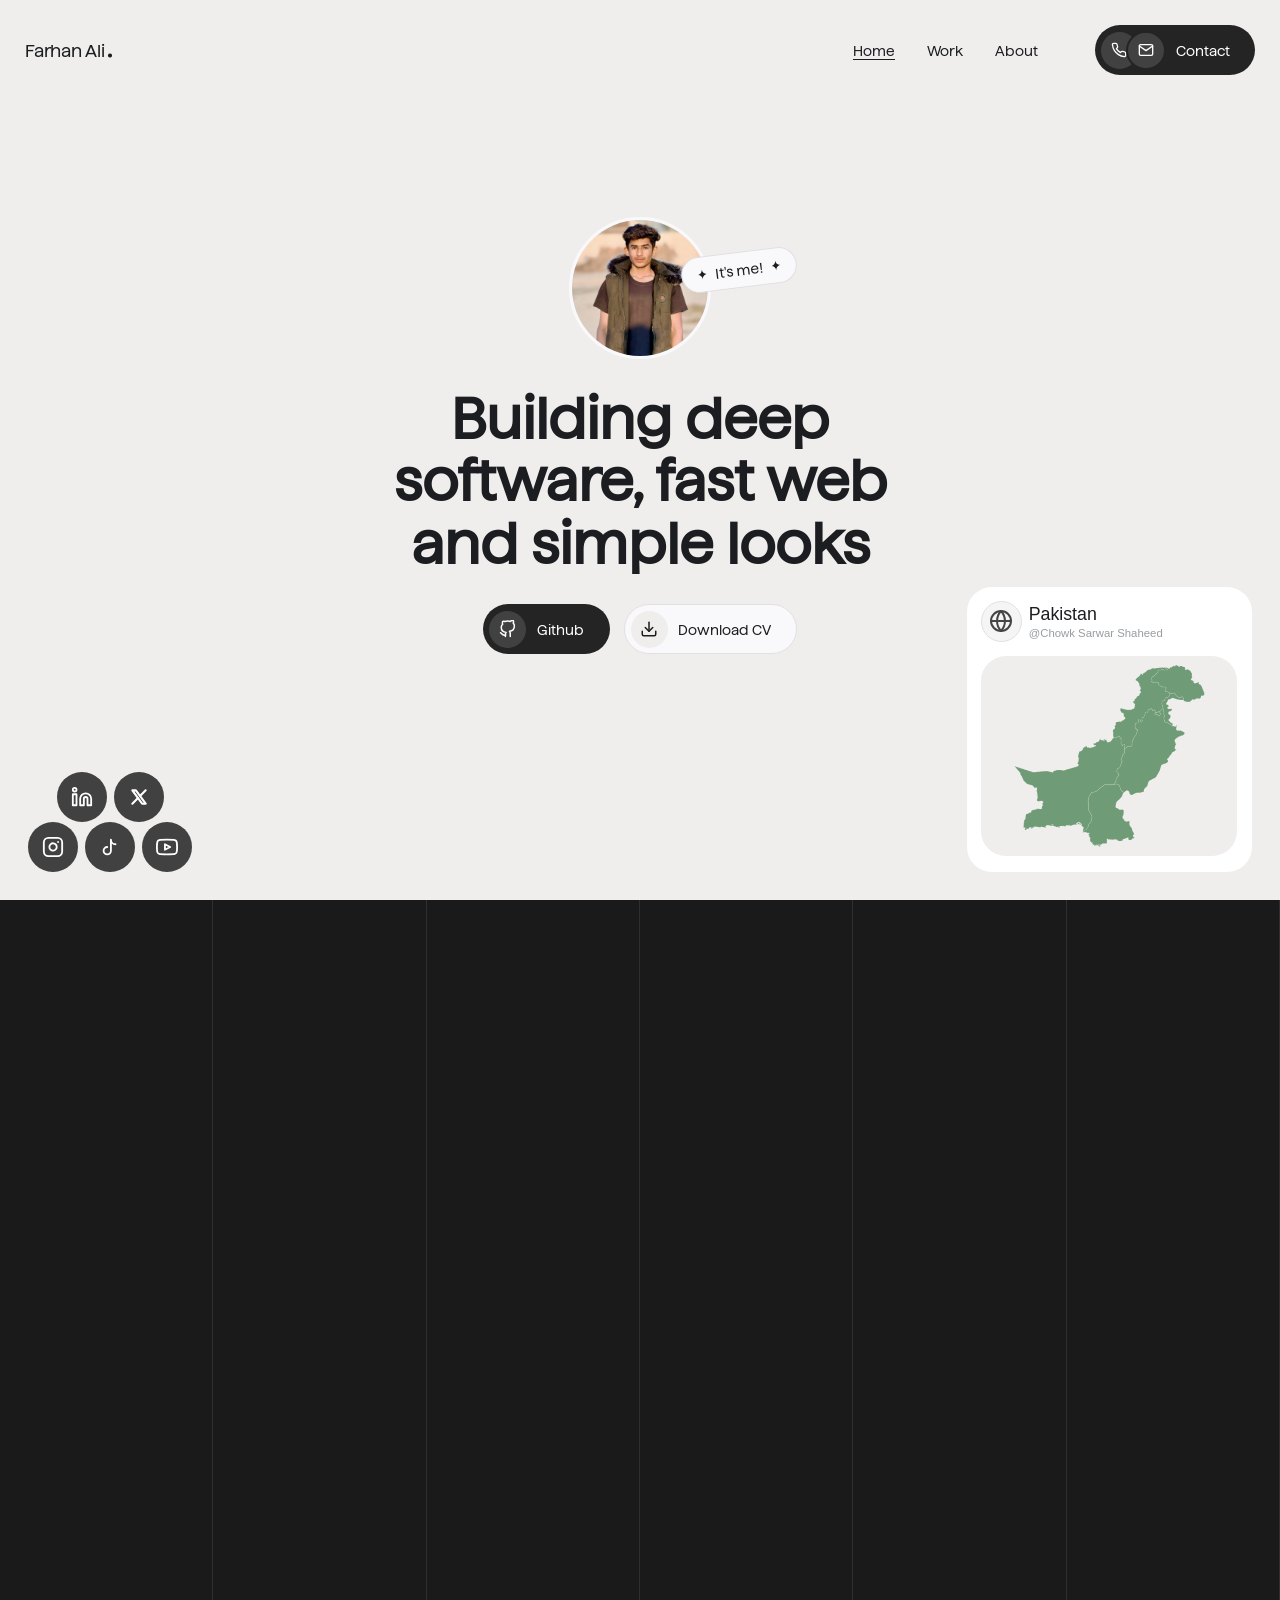
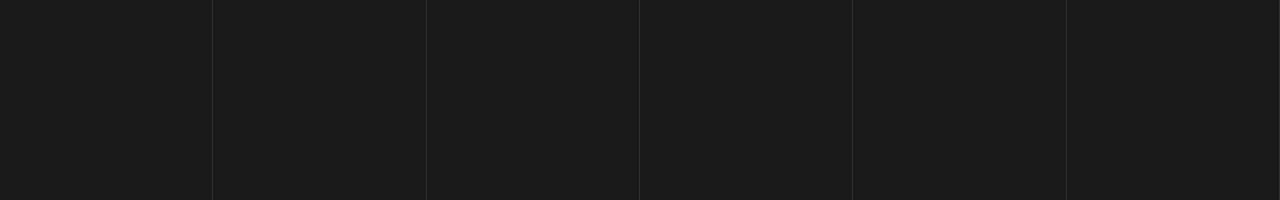
<file: index.html>
<!DOCTYPE html>
<html lang="en">

<head>
    <meta charset="UTF-8">
    <meta name="viewport" content="width=device-width, initial-scale=1.0">
    <title>Farhan Ali • Software Engineer based in Pakistan</title>
    <meta name="description"
        content="Farhan Ali is a software enginner building deep softwares with simple and clean look">
    <link rel="icon" type="image/png" sizes="32x32" href="/public/images/favicon.png">
    <link rel="apple-touch-icon" sizes="180x180" href="/public/images/favicon.png">
    <link rel="canonical" href="https://farhanali.org/">
    <meta name="author" content="Farhan Ali">
    <meta name="robots" content="index, follow">
    <meta name="theme-color" content="#F0EEED">
    <meta name="color-scheme" content="dark light">

    <meta property="og:type" content="website">
    <meta property="og:url" content="https://farhanali.org/">
    <meta property="og:title" content="Farhan Ali • Software Engineer based in Pakistan">
    <meta property="og:description"
        content="Explore the portfolio of Farhan Ali, a software engineer building complex, high-performance software with simple, intuitive interfaces.">
    <meta property="og:image" content="https://farhanali.org/public/images/social-preview.png">

    <meta name="twitter:card" content="summary_large_image">
    <meta name="twitter:site" content="@farhanali.org">
    <meta name="twitter:title" content="Farhan Ali • Software Engineer">
    <meta name="twitter:description"
        content="Explore the portfolio of Farhan Ali, a software engineer building complex, high-performance software with simple, intuitive interfaces.">
    <meta name="twitter:image" content="https://farhanali.org/public/images/social-preview.png">

    <link rel="manifest" href="/public/site.webmanifest">

    <script type="application/ld+json">
        {
          "@context": "https://schema.org/",
          "@type": "Person",
          "name": "Farhan Ali",
          "jobTitle": "Software Engineer",
          "url": "https://farhanali.org",
          "description": "Software engineer specializing in high-performance systems architecture, Rust engineering, and minimal web design.",
          "publishingPrinciples": "https://farhanali.org/work/",
          "sameAs": [
            "https://github.com/Farhan-Ali-Rajpoot",
            "https://github.com/Farhan-Ali-Rajpoot/omnyx",
            "https://github.com/Farhan-Ali-Rajpoot/dataseal"
          ],
          "knowsAbout": [
            "Rust", 
            "High-Performance Systems", 
            "Linux",
            "Systems Engineering",
            "Hyper-Converged Infrastructure"
          ]
        }
    </script>

    <link rel="stylesheet" href="./public/assets/css/style.css">
    <script src="/public/assets/js/index.js" type="module" defer></script>

    <style>
        /* Mobile Screens */
        @media (max-width: 768px) {
            .hero-heading {
                font-size: calc(var(--sfu) * 2.8) !important;
                line-height: 1.2 !important;
                padding: 0 .0rem !important;
            }

            .hero-btn-container {
                flex-direction: column;
                width: 100%;
                padding: 0 1.25rem;
            }

            .hero-btn-container .explore {
                display: inline !important;
                margin-right: 0.35rem !important;
            }

            .hero-section {
                justify-content: center !important;
                max-height: fit-content;
            }

        }

        @media (max-width: 991px) {
            .hero-section {
                grid-template-columns: 1fr !important;
                justify-items: center !important;
                gap: 5rem !important;
            }

            .social-links {
                order: 1;
                justify-self: center !important;
            }

            .location-widget {
                order: 2;
                justify-self: center !important;
            }

            .hero-container {
                padding-top: 7rem;
            }
        }

        @media (max-width: 512px) {

            /* .hero-heading {
                max-width: 100% !important;
            } */
            .location-widget {
                width: 100% !important;
                height: 22.5rem !important;
            }
        }
    </style>
</head>

<body id="view-container">

    <!-- Page Transition Container -->
    <div class="pt-container" style="height: 100vh; width: 100vw; display: flex; position: fixed; top: 0; left: 0; z-index: 20; pointer-events: none; 
    ">
        <div class="pt-column"
            style="height: 100%; flex: 1; background-color: #1a1a1a; border-right: solid 1px rgba(128,128,128,0.2); transition: none !important;">
        </div>
        <div class="pt-column"
            style="height: 100%; flex: 1; background-color: #1a1a1a; border-right: solid 1px rgba(128,128,128,0.2); transition: none !important;">
        </div>
        <div class="pt-column"
            style="height: 100%; flex: 1; background-color: #1a1a1a; border-right: solid 1px rgba(128,128,128,0.2); transition: none !important;">
        </div>
        <div class="pt-column"
            style="height: 100%; flex: 1; background-color: #1a1a1a; border-right: solid 1px rgba(128,128,128,0.2); transition: none !important;">
        </div>
        <div class="pt-column"
            style="height: 100%; flex: 1; background-color: #1a1a1a; border-right: solid 1px rgba(128,128,128,0.2); transition: none !important;">
        </div>
        <div class="pt-column"
            style="height: 100%; flex: 1; background-color: #1a1a1a; border-right: solid 1px rgba(128,128,128,0.2); transition: none !important;">
        </div>
    </div>

    <!-- Menu Switch -->
    <input id="menu-switch" type="checkbox" style="display: none;">

    <label for="menu-switch" class="bg-wrapper"
        style="position: fixed; top: 0; left: 0; inset: 0; background-color: rgba(0, 0, 0, 0.25);
            z-index: 11; pointer-events: none; opacity: 0; transition: opacity 0.8s cubic-bezier(0.075, 0.82, 0.165, 1); cursor: pointer;"></label>

    <!-- Navbar -->
    <nav style="position: absolute; top: 0px; left: 0px; width: 100%; z-index: 10; display: flex; justify-content: space-between; align-items: center;
         padding: calc(var(--sfu)*1.75);">

        <a href="/" style="display: flex; align-items: end; font-weight: 300; gap: calc(var(--sfu)*.25);">
            <h1
                style="margin: 0; font-size: calc(var(--sfu)*1.25); font-weight: 400; letter-spacing: calc(var(--sfu)*-0.01);">
                Farhan Ali
            </h1>
            <div style="background-color: var(--color-text); height: calc(var(--sfu)*.25); width: calc(var(--sfu)*.25); border-radius: 50%;
                    transform: translateY(-100%);">
            </div>
        </a>

        <div class="nav-links" style="width: fit-content; display: flex; gap: calc(var(--sfu)*4)">
            <div style="display: flex; align-items: center; gap: calc(var(--sfu)*2.25)">
                <a data-active href="/" class="line-reveal-trigger" style="position: relative;">
                    Home
                    <div class="line-to-reveal" style="position: absolute; bottom: -10%; left: 0; display: block; width: 100%; height: 1px; background-color: var(--color-text);
                         transition: transform .8s cubic-bezier(0.075, 0.82, 0.165, 1) .3s;">
                    </div>
                </a>

                <a href="/work" class="line-reveal-trigger" style="position: relative;">
                    Work
                    <div class="line-to-reveal" style="position: absolute; bottom: -10%; left: 0; display: block; width: 100%; height: 1px; background-color: var(--color-text);
                         transition: transform .8s cubic-bezier(0.075, 0.82, 0.165, 1) .3s; transform: scaleX(0);">
                    </div>
                </a>

                <a href="/about" class="line-reveal-trigger" style="position: relative;">
                    About
                    <div class="line-to-reveal" style="position: absolute; bottom: -10%; left: 0; display: block; width: 100%; height: 1px; background-color: var(--color-text);
                         transition: transform .8s cubic-bezier(0.075, 0.82, 0.165, 1) .3s; transform: scaleX(0);">
                    </div>
                </a>

            </div>


            <a data-magnetic href="/contact/" class="contact-btn roll-trigger" style="padding: calc(var(--sfu)*.4) calc(var(--sfu)*1.75) calc(var(--sfu)*.4) calc(var(--sfu)*.4);
                    border-radius: 5em; background-color: var(--color-btn-bg-primary); color: var(--color-text-dark); display: flex; align-items: center;
                    gap: calc(var(--sfu)*.75); text-decoration: none;">

                <div style="display: flex; align-items: center;">
                    <div style="height: calc(var(--sfu)*2.6); width: calc(var(--sfu)*2.6); border-radius: 50%; background-color: var(--color-btn-primary-icon-bg);
                            display: flex; align-items: center; justify-content: center;">
                        <svg width="16" height="16" viewBox="0 0 24 24" fill="none" stroke="currentColor"
                            stroke-width="2" stroke-linecap="round" stroke-linejoin="round">
                            <path
                                d="M22 16.92v3a2 2 0 0 1-2.18 2 19.79 19.79 0 0 1-8.63-3.07 19.5 19.5 0 0 1-6-6 19.79 19.79 0 0 1-3.07-8.67A2 2 0 0 1 4.11 2h3a2 2 0 0 1 2 1.72 12.84 12.84 0 0 0 .7 2.81 2 2 0 0 1-.45 2.11L8.09 9.91a16 16 0 0 0 6 6l1.27-1.27a2 2 0 0 1 2.11-.45 12.84 12.84 0 0 0 2.81.7A2 2 0 0 1 22 16.92z">
                            </path>
                        </svg>
                    </div>

                    <div
                        style="height: calc(var(--sfu)*2.75); width: calc(var(--sfu)*2.75); border-radius: 50%; background-color: var(--color-btn-primary-icon-bg);
                            display: flex; align-items: center; justify-content: center; margin-left: calc(var(--sfu)*-.8); border: calc(var(--sfu)*.2) solid var(--color-btn-bg-primary);">
                        <svg width="16" height="16" viewBox="0 0 24 24" fill="none" stroke="currentColor"
                            stroke-width="2" stroke-linecap="round" stroke-linejoin="round">
                            <path d="M4 4h16c1.1 0 2 .9 2 2v12c0 1.1-.9 2-2 2H4c-1.1 0-2-.9-2-2V6c0-1.1.9-2 2-2z">
                            </path>
                            <polyline points="22,6 12,13 2,6"></polyline>
                        </svg>
                    </div>
                </div>

                <div data-magnetic-inner style="position: relative; overflow: hidden;">
                    <p class="text-roll-1" style="transition: transform .7s cubic-bezier(0.075, 0.82, 0.165, 1);">
                        Contact
                    </p>
                    <p class="text-roll-2" style="transition: transform .7s cubic-bezier(0.075, 0.82, 0.165, 1); position: absolute; 
                                top: 0; left: 0; transform: translateY(100%);">Contact
                    </p>
                </div>
            </a>
        </div>


        </div>
    </nav>

    <!-- Menu -->

    <div class="hamburger-icon-wrapper" style="pointer-events: none; position: fixed; top: calc(var(--sfu)*2); right: calc(var(--sfu)*2); z-index: 15;
        transition: all .4s cubic-bezier(0.075, 0.82, 0.165, 1);">

        <label data-magnetic for="menu-switch" class="hamburger-icon" style="width: calc(var(--sfu)*4); height: calc(var(--sfu)*4); border-radius: 50%;
            background-color: var(--color-btn-bg-primary); cursor: pointer; display: flex; justify-content: center; align-items: center; overflow: hidden;
            position: relative; transition: scale .5s cubic-bezier(0.075, 0.82, 0.165, 1);
        ">
            <div data-magnetic-inner
                style="z-index: 2; display: flex; flex-direction: column; gap: calc(var(--sfu)*.375);">
                <div class="line-top" style="width: calc(var(--sfu)*1.35); height: calc(var(--sfu)*.125); background-color: var(--color-bg);
                 border-radius: calc(var(--sfu)*.125); transition: transform 0.3s ease;">
                </div>
                <div class="line-bottom" style="width: calc(var(--sfu)*1.35); height: calc(var(--sfu)*.125); background-color: var(--color-bg);
                 border-radius: calc(var(--sfu)*.125); transition: transform 0.3s ease;">
                </div>
            </div>
            <div class="bg-active" style="position: absolute; inset: 0; z-index: 1; background-color: var(--color-blue); border-radius: 50%;
             transform: translateY(100%); transition: transform 0.4s cubic-bezier(0.76, 0, 0.24, 1);">
            </div>
        </label>
    </div>

    <div id="menu" style="position: fixed; width: calc(var(--sfu)*2); height: calc(var(--sfu)*2); border-radius: 50%; background-color: var(--color-btn-bg-primary);
            color: var(--color-text-dark); display: flex; flex-direction: column; justify-content: space-between; align-items: start;  z-index: 14;
            overflow: hidden; padding: 0; top: calc(var(--sfu)*3); right: calc(var(--sfu)*3); max-width: calc(var(--sfu)*23);
            transition: all 0.5s cubic-bezier(0.76, 0, 0.24, 1), scale 0s; scale: 0; 
        ">

        <div style="color: var(--color-text-muted);">Menu</div>

        <div style="display: flex; flex-direction: column; gap: calc(var(--sfu)*.25); font-size: calc(var(--sfu)* 2);">
            <a href="/" data-active style="display: flex; align-items: center;">
                <div class="dot" style="height: calc(var(--sfu)*.5); width: calc(var(--sfu)*.5); background-color: var(--color-text-dark); display: inline-block; 
                border-radius: 50%; position: absolute;"></div>
                <span style="display: inline-block;">Home</span>
            </a>
            <a href="/work/" style="display: flex; align-items: center;">
                <div class="dot" style="height: calc(var(--sfu)*.5); width: calc(var(--sfu)*.5); background-color: var(--color-text-dark); display: inline-block; 
                border-radius: 50%; position: absolute;"></div>
                <span style="display: inline-block;">Work</span>
            </a>
            <a href="/about/" style="display: flex; align-items: center"><span
                    style="display: inline-block;">About</span>
                <div class="dot" style="height: calc(var(--sfu)*.5); width: calc(var(--sfu)*.5); background-color: var(--color-text-dark); display: inline-block; 
                border-radius: 50%; position: absolute;"></div>
            </a>
            <a href="/contact/" style="display: flex; align-items: center;"><span
                    style="display: inline-block;">Contact</span>
                <div class="dot" style="height: calc(var(--sfu)*.5); width: calc(var(--sfu)*.5); background-color: var(--color-text-dark); display: inline-block; 
                border-radius: 50%; position: absolute;"></div>
            </a>
        </div>

        <div class="social-links"
            style="width: 100%; display: flex; flex-direction: column; justify-content: center; align-items: center; gap: calc(var(--sfu)*-0.5)">

            <div style="display: flex; gap: calc(var(--sfu)*.5); width: 100%; justify-content: space-evenly;">
                <a data-magnetic href="https://linkedin.com/in/YOUR_USERNAME" target="_blank" rel="noopener noreferrer"
                    aria-label="LinkedIn" style="height: calc(var(--sfu)*3.5); width: calc(var(--sfu)*3.5); border-radius: 50%; background-color: #414141; display: flex;
                            align-items: center; justify-content: center; color: var(--color-text-dark, #ffffff); text-decoration: none;
                            border: calc(var(--sfu)*.0625) solid transparent; flex-shrink: 0;">
                    <svg data-magnetic-inner width="22" height="22" viewBox="0 0 24 24" fill="none"
                        stroke="currentColor" stroke-width="2" stroke-linecap="round" stroke-linejoin="round">
                        <path d="M16 8a6 6 0 0 1 6 6v7h-4v-7a2 2 0 0 0-2-2 2 2 0 0 0-2 2v7h-4v-7a6 6 0 0 1 6-6z">
                        </path>
                        <rect x="2" y="9" width="4" height="12"></rect>
                        <circle cx="4" cy="4" r="2"></circle>
                    </svg>
                </a>

                <a data-magnetic href="https://x.com/FaranAli_Dev" target="_blank" rel="noopener noreferrer"
                    aria-label="X (Twitter)" style="height: calc(var(--sfu)*3.5); width: calc(var(--sfu)*3.5); border-radius: 50%; background-color: #414141; display: flex;
                            align-items: center; justify-content: center; color: var(--color-text-dark, #ffffff); text-decoration: none; 
                            border: calc(var(--sfu)*.0625) solid transparent; flex-shrink: 0;">
                    <svg data-magnetic-inner width="20" height="20" viewBox="0 0 24 24" fill="none"
                        stroke="currentColor" stroke-width="2.5" stroke-linecap="round" stroke-linejoin="round">
                        <path d="M4 4l11.733 16h4.267l-11.733 -16z"></path>
                        <path d="M4 20l6.768 -6.768m2.46 -2.46l6.772 -6.772"></path>
                    </svg>
                </a>
            </div>

            <div style="display: flex; gap: calc(var(--sfu)*.5); width: 100%; justify-content: space-between;">
                <a data-magnetic href="https://www.instagram.com/ali_farhan_oop" target="_blank"
                    rel="noopener noreferrer" aria-label="Instagram" style="height: calc(var(--sfu)*3.5); width: calc(var(--sfu)*3.5); border-radius: 50%; background-color: #414141; 
                            display: flex; align-items: center; justify-content: center; color: var(--color-text-dark, #ffffff); text-decoration: none; 
                            border: calc(var(--sfu)*.0625) solid transparent; flex-shrink: 0;">
                    <svg data-magnetic-inner width="22" height="22" viewBox="0 0 24 24" fill="none"
                        stroke="currentColor" stroke-width="2" stroke-linecap="round" stroke-linejoin="round">
                        <rect x="2" y="2" width="20" height="20" rx="5" ry="5"></rect>
                        <path d="M16 11.37A4 4 0 1 1 12.63 8 4 4 0 0 1 16 11.37z"></path>
                        <line x1="17.5" y1="6.5" x2="17.51" y2="6.5"></line>
                    </svg>
                </a>

                <a data-magnetic href="https://www.tiktok.com/@duferminded" target="_blank" rel="noopener noreferrer"
                    aria-label="TikTok" style="height: calc(var(--sfu)*3.5); width: calc(var(--sfu)*3.5); border-radius: 50%; background-color: #414141; 
                            display: flex; align-items: center; justify-content: center; color: var(--color-text-dark, #ffffff); text-decoration: none;
                            border: calc(var(--sfu)*.0625) solid transparent; flex-shrink: 0;">
                    <svg data-magnetic-inner width="22" height="22" viewBox="0 0 24 24" fill="none"
                        stroke="currentColor" stroke-width="2" stroke-linecap="round" stroke-linejoin="round">
                        <path d="M9 12a4 4 0 1 0 4 4V4a5 5 0 0 0 5 5"></path>
                    </svg>
                </a>

                <a data-magnetic href="https://www.youtube.com/@FarhanAli-l1d4q" target="_blank"
                    rel="noopener noreferrer" aria-label="YouTube" style="height: calc(var(--sfu)*3.5); width: calc(var(--sfu)*3.5); border-radius: 50%; background-color: #414141; display: flex; 
                            align-items: center; justify-content: center; color: var(--color-text-dark, #ffffff); text-decoration: none; 
                            border: calc(var(--sfu)*.0625) solid transparent; flex-shrink: 0;">
                    <svg data-magnetic-inner width="22" height="22" viewBox="0 0 24 24" fill="none"
                        stroke="currentColor" stroke-width="2" stroke-linecap="round" stroke-linejoin="round">
                        <path
                            d="M22.54 6.42a2.78 2.78 0 0 0-1.95-1.96C18.88 4 12 4 12 4s-6.88 0-8.59.46a2.78 2.78 0 0 0-1.95 1.96A29 29 0 0 0 1 12a29 29 0 0 0 .46 5.58 2.78 2.78 0 0 0 1.95 1.96C5.12 20 12 20 12 20s6.88 0 8.59-.46a2.78 2.78 0 0 0 1.95-1.96A29 29 0 0 0 23 12a29 29 0 0 0-.46-5.58z">
                        </path>
                        <polygon points="9.75 15.02 15.5 12 9.75 8.98 9.75 15.02"></polygon>
                    </svg>
                </a>
            </div>

        </div>

    </div>

    <!----- Main Content ----->
    <div id="swup">
        <!-- Hero section -->
        <section class="hero-section" style="width: 100%; height: 100vh; max-height: 1200px; padding-bottom: calc(var(--sfu)*2); display: grid; 
            grid-template-columns: 1fr auto 1fr; align-items: end; justify-content: space-between; width: 100%;
        ">

            <!-- Social Links -->
            <div class="social-links"
                style="justify-self: start; display: flex; flex-direction: column; justify-content: center; align-items: center; gap: calc(var(--sfu)*-0.5)">

                <div style="display: flex; gap: calc(var(--sfu)*.5);">
                    <a data-magnetic href="https://linkedin.com/in/YOUR_USERNAME" target="_blank"
                        rel="noopener noreferrer" aria-label="LinkedIn" style="height: calc(var(--sfu)*3.5); width: calc(var(--sfu)*3.5); border-radius: 50%; background-color: #414141; display: flex;
                            align-items: center; justify-content: center; color: var(--color-text-dark, #ffffff); text-decoration: none;
                            border: calc(var(--sfu)*.0625) solid transparent; flex-shrink: 0;">
                        <svg data-magnetic-inner width="22" height="22" viewBox="0 0 24 24" fill="none"
                            stroke="currentColor" stroke-width="2" stroke-linecap="round" stroke-linejoin="round">
                            <path d="M16 8a6 6 0 0 1 6 6v7h-4v-7a2 2 0 0 0-2-2 2 2 0 0 0-2 2v7h-4v-7a6 6 0 0 1 6-6z">
                            </path>
                            <rect x="2" y="9" width="4" height="12"></rect>
                            <circle cx="4" cy="4" r="2"></circle>
                        </svg>
                    </a>

                    <a data-magnetic href="https://x.com/FaranAli_Dev" target="_blank" rel="noopener noreferrer"
                        aria-label="X (Twitter)" style="height: calc(var(--sfu)*3.5); width: calc(var(--sfu)*3.5); border-radius: 50%; background-color: #414141; display: flex;
                            align-items: center; justify-content: center; color: var(--color-text-dark, #ffffff); text-decoration: none; 
                            border: calc(var(--sfu)*.0625) solid transparent; flex-shrink: 0;">
                        <svg data-magnetic-inner width="20" height="20" viewBox="0 0 24 24" fill="none"
                            stroke="currentColor" stroke-width="2.5" stroke-linecap="round" stroke-linejoin="round">
                            <path d="M4 4l11.733 16h4.267l-11.733 -16z"></path>
                            <path d="M4 20l6.768 -6.768m2.46 -2.46l6.772 -6.772"></path>
                        </svg>
                    </a>
                </div>

                <div style="display: flex; gap: calc(var(--sfu)*.5);">
                    <a data-magnetic href="https://www.instagram.com/ali_farhan_oop" target="_blank"
                        rel="noopener noreferrer" aria-label="Instagram" style="height: calc(var(--sfu)*3.5); width: calc(var(--sfu)*3.5); border-radius: 50%; background-color: #414141; 
                            display: flex; align-items: center; justify-content: center; color: var(--color-text-dark, #ffffff); text-decoration: none; 
                            border: calc(var(--sfu)*.0625) solid transparent; flex-shrink: 0;">
                        <svg data-magnetic-inner width="22" height="22" viewBox="0 0 24 24" fill="none"
                            stroke="currentColor" stroke-width="2" stroke-linecap="round" stroke-linejoin="round">
                            <rect x="2" y="2" width="20" height="20" rx="5" ry="5"></rect>
                            <path d="M16 11.37A4 4 0 1 1 12.63 8 4 4 0 0 1 16 11.37z"></path>
                            <line x1="17.5" y1="6.5" x2="17.51" y2="6.5"></line>
                        </svg>
                    </a>

                    <a data-magnetic href="https://www.tiktok.com/@duferminded" target="_blank"
                        rel="noopener noreferrer" aria-label="TikTok" style="height: calc(var(--sfu)*3.5); width: calc(var(--sfu)*3.5); border-radius: 50%; background-color: #414141; 
                            display: flex; align-items: center; justify-content: center; color: var(--color-text-dark, #ffffff); text-decoration: none;
                            border: calc(var(--sfu)*.0625) solid transparent; flex-shrink: 0;">
                        <svg data-magnetic-inner width="22" height="22" viewBox="0 0 24 24" fill="none"
                            stroke="currentColor" stroke-width="2" stroke-linecap="round" stroke-linejoin="round">
                            <path d="M9 12a4 4 0 1 0 4 4V4a5 5 0 0 0 5 5"></path>
                        </svg>
                    </a>

                    <a data-magnetic href="https://www.youtube.com/@FarhanAli-l1d4q" target="_blank"
                        rel="noopener noreferrer" aria-label="YouTube" style="height: calc(var(--sfu)*3.5); width: calc(var(--sfu)*3.5); border-radius: 50%; background-color: #414141; display: flex; 
                            align-items: center; justify-content: center; color: var(--color-text-dark, #ffffff); text-decoration: none; 
                            border: calc(var(--sfu)*.0625) solid transparent; flex-shrink: 0;">
                        <svg data-magnetic-inner width="22" height="22" viewBox="0 0 24 24" fill="none"
                            stroke="currentColor" stroke-width="2" stroke-linecap="round" stroke-linejoin="round">
                            <path
                                d="M22.54 6.42a2.78 2.78 0 0 0-1.95-1.96C18.88 4 12 4 12 4s-6.88 0-8.59.46a2.78 2.78 0 0 0-1.95 1.96A29 29 0 0 0 1 12a29 29 0 0 0 .46 5.58 2.78 2.78 0 0 0 1.95 1.96C5.12 20 12 20 12 20s6.88 0 8.59-.46a2.78 2.78 0 0 0 1.95-1.96A29 29 0 0 0 23 12a29 29 0 0 0-.46-5.58z">
                            </path>
                            <polygon points="9.75 15.02 15.5 12 9.75 8.98 9.75 15.02"></polygon>
                        </svg>
                    </a>
                </div>

            </div>

            <!-- Hero -->
            <div class="hero-container"
                style="align-self: center; justify-self: center; display: flex; flex-direction: column; gap: calc(var(--sfu)*2); align-items: center; ">

                <div style="height: calc(var(--sfu)*10); width: calc(var(--sfu)*10); border-radius: 50%; background-color: var(--color-btn-bg-secondary); 
                        border: solid calc(var(--sfu)*.25) var(--color-btn-bg-secondary); position: relative;">
                    <img src="/public/images/farhan-ali.png" alt="Farhan Ali"
                        style="object-fit: cover; inset: 0; height: 100%; width: 100%; border-radius: 50%;">
                    <div data-magnetic style="padding: calc(var(--sfu)*.6) calc(var(--sfu)*1); border-radius: 5rem; background-color: var(--color-btn-bg-secondary); 
                        border: solid calc(var(--sfu)*.1) var(--color-btn-secondary-border); position: absolute; top: 50%; transform: translateY(-100%) 
                        rotate(-7deg); left: 80%;">

                        <div data-magnetic-inner
                            style="width: max-content; display: flex; justify-content: center; align-items: center; gap: calc(var(--sfu)*.5);">
                            <svg viewBox="0 0 24 24" fill="currentColor"
                                style="height: 0.85em; width: 0.85em; flex-shrink: 0;">
                                <path
                                    d="M12 2c0 5.523-4.477 10-10 10 5.523 0 10 4.477 10 10 0-5.523 4.477-10 10-10-5.523 0-10-4.477-10-10z" />
                            </svg>
                            <span>It's me!</span>
                            <svg viewBox="0 0 24 24" fill="currentColor"
                                style="height: 0.85em; width: 0.85em; flex-shrink: 0;">
                                <path
                                    d="M12 2c0 5.523-4.477 10-10 10 5.523 0 10 4.477 10 10 0-5.523 4.477-10 10-10-5.523 0-10-4.477-10-10z" />
                            </svg>
                        </div>

                    </div>
                </div>

                <h1 class="hero-heading"
                    style="font-size: calc(var(--sfu) * 4); line-height: 1.1; font-weight: 600; text-align: center; max-width: 16ch;">
                    Building deep software, fast web and simple looks
                </h1>

                <div style="justify-content: end; display: flex; align-items: center; gap: calc(var(--sfu)*1);"
                    class="hero-btn-container">
                    <a class="roll-trigger" data-magnetic href="https://github.com/Farhan-Ali-Rajpoot/" target="_blank"
                        rel="noopener noreferrer" style="padding: calc(var(--sfu)*.4) 
                        calc(var(--sfu)*1.75) calc(var(--sfu)*.4) calc(var(--sfu)*.4); border-radius: calc(var(--sfu)*5); background-color: var(--color-btn-bg-primary); 
                        color: var(--color-text-dark); display: inline-flex; align-items: center; gap: calc(var(--sfu)*.75); cursor: pointer;
                        width: fit-content; text-decoration: none; border: calc(var(--sfu)*.0625) solid transparent; box-sizing: border-box;
                    ">

                        <div style="height: calc(var(--sfu)*2.6); width: calc(var(--sfu)*2.6); border-radius: 50%; background-color: var(--color-btn-primary-icon-bg);
                            display: flex; align-items: center; justify-content: center; flex-shrink: 0;">
                            <svg width="18" height="18" viewBox="0 0 24 24" fill="none" stroke="currentColor"
                                stroke-width="2" stroke-linecap="round" stroke-linejoin="round">
                                <path
                                    d="M15 22v-4a4.8 4.8 0 0 0-1-3.03c3.18-.36 6.5-1.59 6.5-7a5.2 5.2 0 0 0-1.5-3.8 4.6 4.6 0 0 0-.1-3.8s-1.2-.3-3.9 1.5a13.3 13.3 0 0 0-7 0C6.2 1.6 5 1.9 5 1.9a4.6 4.6 0 0 0-.1 3.8A5.2 5.2 0 0 0 3 9.5c0 5.4 3.3 6.6 6.5 7a4.8 4.8 0 0 0-1 3.03V22">
                                </path>
                                <path d="M9 20c-5 1.5-5-2.5-7-3"></path>
                            </svg>
                        </div>

                        <div data-magnetic-inner style="position: relative; overflow: hidden;">
                            <p class="text-roll-1"
                                style="transition: transform .7s cubic-bezier(0.075, 0.82, 0.165, 1);">
                                <span class="explore" style="display: none;">Explore</span>Github
                            </p>
                            <p class="text-roll-2" style="transition: transform .7s cubic-bezier(0.075, 0.82, 0.165, 1); position: absolute; 
                                top: 0; left: 0; transform: translateY(100%);"><span class="explore"
                                    style="display: none;">Explore</span>Github</p>
                        </div>
                    </a>

                    <a class="roll-trigger" data-magnetic href="/public/docs/farhan-ali-cv.pdf" target="_blank"
                        rel="noopener noreferrer"
                        style="padding: calc(var(--sfu)*.4) calc(var(--sfu)*1.75) calc(var(--sfu)*.4) calc(var(--sfu)*.4); border-radius: calc(var(--sfu)*5);
                            background-color: var(--color-btn-bg-secondary);  display: inline-flex; align-items: center; gap: calc(var(--sfu)*.75);
                            cursor: pointer; width: fit-content; border: calc(var(--sfu)*.0625) solid var(--color-btn-secondary-border); text-decoration: none;">

                        <div style="height: calc(var(--sfu)*2.6); width: calc(var(--sfu)*2.6); border-radius: 50%; background-color: var(--color-btn-secondary-icon-bg); display: flex;
                             align-items: center; justify-content: center; flex-shrink: 0;">
                            <svg width="18" height="18" viewBox="0 0 24 24" fill="none" stroke="currentColor"
                                stroke-width="2" stroke-linecap="round" stroke-linejoin="round">
                                <path d="M21 15v4a2 2 0 0 1-2 2H5a2 2 0 0 1-2-2v-4"></path>
                                <polyline points="7 10 12 15 17 10"></polyline>
                                <line x1="12" y1="15" x2="12" y2="3"></line>
                            </svg>
                        </div>

                        <div data-magnetic-inner style="position: relative; overflow: hidden;">
                            <p class="text-roll-1"
                                style="transition: transform .7s cubic-bezier(0.075, 0.82, 0.165, 1);">Download CV</p>
                            <p class="text-roll-2" style="transition: transform .7s cubic-bezier(0.075, 0.82, 0.165, 1); position: absolute; 
                                top: 0; left: 0; transform: translateY(100%);">Download CV</p>
                        </div>
                    </a>
                </div>
            </div>

            <!-- Location -->
            <div class="location-widget" style=" justify-self: end;  height: calc(var(--sfu)*20);  width: calc(var(--sfu)*20);  border-radius: calc(var(--sfu)*1.75);
                background-color: #ffffff; padding: calc(var(--sfu)*1);
            ">
                <div
                    style="display: flex; align-items: center; gap: calc(var(--sfu)*.5); font-family: sans-serif; padding-bottom: calc(var(--sfu)*1);">
                    <!-- Globe Icon Container -->
                    <div class="location-badge" style=" background-color: #f5f5f5;  color: #1a1a1a;  padding: calc(var(--sfu)*.5); border-radius: calc(var(--sfu)*5);
                        border: calc(var(--sfu)*.0625) solid #e1e1e1; display: flex; align-items: center; justify-content: center;
                    ">
                        <svg width="24" height="24" viewBox="0 0 24 24" fill="none" stroke="currentColor"
                            stroke-width="2" stroke-linecap="round" stroke-linejoin="round" style="opacity: 0.8;">
                            <circle cx="12" cy="12" r="10"></circle>
                            <line x1="2" y1="12" x2="22" y2="12"></line>
                            <path
                                d="M12 2a15.3 15.3 0 0 1 4 10 15.3 15.3 0 0 1-4 10 15.3 15.3 0 0 1-4-10 15.3 15.3 0 0 1 4-10z">
                            </path>
                        </svg>
                    </div>

                    <!-- Heading Content -->
                    <div
                        style="display: flex; flex-direction: column; align-items: start; justify-content: center; gap: calc(var(--sfu)*.1);">
                        <span class="location-text" style="font-size: calc(var(--sfu)*1.25);">Pakistan</span>
                        <span style="color: var(--color-text-muted); font-size: calc(var(--sfu)*.8);">@Chowk Sarwar
                            Shaheed</span>
                    </div>
                </div>

                <div style="width: 100%; height: calc(100% - 3.5rem); border-radius: calc(var(--sfu)*1.75); background-color: var(--color-bg);
                    display: flex; align-items: center; justify-content: center;">
                    <img src="/public/svgs/pk.svg" alt="Pakistan" style="background-size: cover; height: 100%;">
                </div>

            </div>

        </section>

        <section style="height: 100vh;"></section>

    </div>

    <!-- Footer -->
    <footer style="width: 100%; display: flex; flex-direction: column;"></footer>

</body>

</html>
</file>
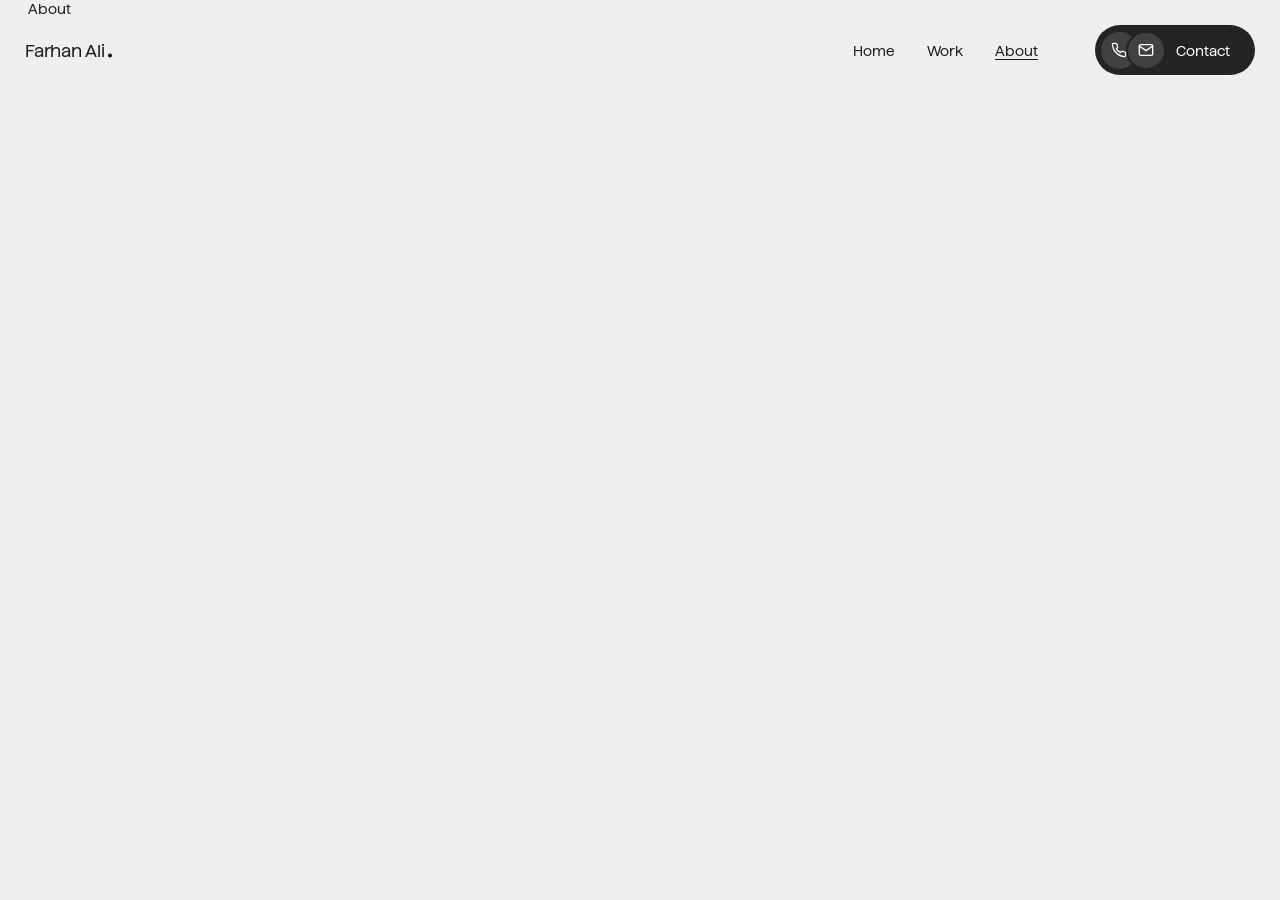
<file: about/index.html>
<!DOCTYPE html>
<html lang="en">

<head>
    <meta charset="UTF-8">
    <meta name="viewport" content="width=device-width, initial-scale=1.0">
    <title>About • Farhan Ali</title>
    <meta name="description"
        content="Farhan Ali is a software engineer based in Pakistan who builds deep software with a clean and simple look.">

    <link rel="icon" type="image/png" sizes="32x32" href="/public/images/favicon.png">
    <link rel="apple-touch-icon" sizes="180x180" href="/public/images/favicon.png">
    <link rel="canonical" href="https://farhanali.org/about">
    <meta name="author" content="Farhan Ali">
    <meta name="robots" content="index, follow">
    <meta name="theme-color" content="#F0EEED">
    <meta name="color-scheme" content="dark light">

    <meta property="og:type" content="website">
    <meta property="og:url" content="https://farhanali.org/about">
    <meta property="og:title" content="About • Farhaan Ali">
    <meta property="og:description"
        content="Explore the portfolio of Farhan Ali, a software engineer building complex, high-performance software with simple, intuitive interfaces.">
    <meta property="og:image" content="https://farhanali.org/public/images/social-preview.png">

    <meta name="twitter:card" content="summary_large_image">
    <meta name="twitter:site" content="@farhanali.org">
    <meta name="twitter:title" content="About • Farhan Ali">
    <meta name="twitter:description"
        content="Explore the portfolio of Farhan Ali, a software engineer building complex, high-performance software with simple, intuitive interfaces.">
    <meta name="twitter:image" content="https://farhanali.org/public/images/social-preview.png">

    <link rel="manifest" href="/public/site.webmanifest">


    <meta name="google-site-verification" content="AWylW6M_1Cm_a0q0-3_nWk_qmcbrc6p7LUbfYCCnDq8" />
    <link rel="stylesheet" href="../public/assets/css/style.css">
    <script src="/public/assets/js/index.js" type="module" defer></script>
</head>

<body id="view-container">
    <!-- Page Transition Container -->
    <div class="pt-container" style="height: 100vh; width: 100vw; display: flex; position: fixed; top: 0; left: 0; z-index: 20; pointer-events: none; 
    ">
        <div class="pt-column"
            style="height: 100%; flex: 1; background-color: #1a1a1a; border-right: solid 1px rgba(128,128,128,0.2); transition: none !important;">
        </div>
        <div class="pt-column"
            style="height: 100%; flex: 1; background-color: #1a1a1a; border-right: solid 1px rgba(128,128,128,0.2); transition: none !important;">
        </div>
        <div class="pt-column"
            style="height: 100%; flex: 1; background-color: #1a1a1a; border-right: solid 1px rgba(128,128,128,0.2); transition: none !important;">
        </div>
        <div class="pt-column"
            style="height: 100%; flex: 1; background-color: #1a1a1a; border-right: solid 1px rgba(128,128,128,0.2); transition: none !important;">
        </div>
        <div class="pt-column"
            style="height: 100%; flex: 1; background-color: #1a1a1a; border-right: solid 1px rgba(128,128,128,0.2); transition: none !important;">
        </div>
        <div class="pt-column"
            style="height: 100%; flex: 1; background-color: #1a1a1a; border-right: solid 1px rgba(128,128,128,0.2); transition: none !important;">
        </div>
    </div>

    <!-- Menu Switch -->
    <input id="menu-switch" type="checkbox" style="display: none;">

    <label for="menu-switch" class="bg-wrapper"
        style="position: fixed; top: 0; left: 0; inset: 0; background-color: rgba(0, 0, 0, 0.25);
            z-index: 11; pointer-events: none; opacity: 0; transition: opacity 0.8s cubic-bezier(0.075, 0.82, 0.165, 1); cursor: pointer;"></label>

    <!-- Navbar -->
    <nav style="position: absolute; top: 0px; left: 0px; width: 100%; z-index: 10; display: flex; justify-content: space-between; align-items: center;
         padding: calc(var(--sfu)*1.75);">

        <a href="/" style="display: flex; align-items: end; font-weight: 300; gap: calc(var(--sfu)*.25);">
            <h1
                style="margin: 0; font-size: calc(var(--sfu)*1.25); font-weight: 400; letter-spacing: calc(var(--sfu)*-0.01);">
                Farhan Ali
            </h1>
            <div style="background-color: var(--color-text); height: calc(var(--sfu)*.25); width: calc(var(--sfu)*.25); border-radius: 50%;
                    transform: translateY(-100%);">
            </div>
        </a>

        <div class="nav-links" style="width: fit-content; display: flex; gap: calc(var(--sfu)*4)">
            <div style="display: flex; align-items: center; gap: calc(var(--sfu)*2.25)">
                <a href="/" class="line-reveal-trigger" style="position: relative;">
                    Home
                    <div class="line-to-reveal"
                        style="position: absolute; bottom: -10%; left: 0; display: block; width: 100%; height: 1px; 
                        background-color: var(--color-text); transition: transform .8s cubic-bezier(0.075, 0.82, 0.165, 1) .3s; transform: scaleX(0);">
                    </div>
                </a>

                <a href="/work" class="line-reveal-trigger" style="position: relative;">
                    Work
                    <div class="line-to-reveal"
                        style="position: absolute; bottom: -10%; left: 0; display: block; width: 100%; height: 1px; 
                        background-color: var(--color-text); transition: transform .8s cubic-bezier(0.075, 0.82, 0.165, 1) .3s; transform: scaleX(0);">
                    </div>
                </a>

                <a data-active href="/about" class="line-reveal-trigger" style="position: relative;">
                    About
                    <div class="line-to-reveal"
                        style="position: absolute; bottom: -10%; left: 0; display: block; width: 100%; height: 1px; 
                        background-color: var(--color-text); transition: transform .8s cubic-bezier(0.075, 0.82, 0.165, 1) .3s; transform: scaleX(0);">
                    </div>
                </a>

            </div>


            <a data-magnetic href="/contact/" class="contact-btn roll-trigger" style="padding: calc(var(--sfu)*.4) calc(var(--sfu)*1.75) calc(var(--sfu)*.4) calc(var(--sfu)*.4);
                    border-radius: 5em; background-color: var(--color-btn-bg-primary); color: var(--color-text-dark); display: flex; align-items: center;
                    gap: calc(var(--sfu)*.75); text-decoration: none;">

                <div style="display: flex; align-items: center;">
                    <div style="height: calc(var(--sfu)*2.6); width: calc(var(--sfu)*2.6); border-radius: 50%; background-color: var(--color-btn-primary-icon-bg);
                            display: flex; align-items: center; justify-content: center;">
                        <svg width="16" height="16" viewBox="0 0 24 24" fill="none" stroke="currentColor"
                            stroke-width="2" stroke-linecap="round" stroke-linejoin="round">
                            <path
                                d="M22 16.92v3a2 2 0 0 1-2.18 2 19.79 19.79 0 0 1-8.63-3.07 19.5 19.5 0 0 1-6-6 19.79 19.79 0 0 1-3.07-8.67A2 2 0 0 1 4.11 2h3a2 2 0 0 1 2 1.72 12.84 12.84 0 0 0 .7 2.81 2 2 0 0 1-.45 2.11L8.09 9.91a16 16 0 0 0 6 6l1.27-1.27a2 2 0 0 1 2.11-.45 12.84 12.84 0 0 0 2.81.7A2 2 0 0 1 22 16.92z">
                            </path>
                        </svg>
                    </div>

                    <div
                        style="height: calc(var(--sfu)*2.75); width: calc(var(--sfu)*2.75); border-radius: 50%; background-color: var(--color-btn-primary-icon-bg);
                            display: flex; align-items: center; justify-content: center; margin-left: calc(var(--sfu)*-.8); border: calc(var(--sfu)*.2) solid var(--color-btn-bg-primary);">
                        <svg width="16" height="16" viewBox="0 0 24 24" fill="none" stroke="currentColor"
                            stroke-width="2" stroke-linecap="round" stroke-linejoin="round">
                            <path d="M4 4h16c1.1 0 2 .9 2 2v12c0 1.1-.9 2-2 2H4c-1.1 0-2-.9-2-2V6c0-1.1.9-2 2-2z">
                            </path>
                            <polyline points="22,6 12,13 2,6"></polyline>
                        </svg>
                    </div>
                </div>

                <div data-magnetic-inner style="position: relative; overflow: hidden;">
                    <p class="text-roll-1" style="transition: transform .7s cubic-bezier(0.075, 0.82, 0.165, 1);">
                        Contact
                    </p>
                    <p class="text-roll-2" style="transition: transform .7s cubic-bezier(0.075, 0.82, 0.165, 1); position: absolute; 
                                top: 0; left: 0; transform: translateY(100%);">Contact
                    </p>
                </div>
            </a>
        </div>


        </div>
    </nav>

    <!-- Menu -->

    <div class="hamburger-icon-wrapper" style="pointer-events: none; position: fixed; top: calc(var(--sfu)*2); right: calc(var(--sfu)*2); z-index: 15;
        transition: all .4s cubic-bezier(0.075, 0.82, 0.165, 1);">

        <label data-magnetic for="menu-switch" class="hamburger-icon" style="width: calc(var(--sfu)*4); height: calc(var(--sfu)*4); border-radius: 50%;
            background-color: var(--color-btn-bg-primary); cursor: pointer; display: flex; justify-content: center; align-items: center; overflow: hidden;
            position: relative; transition: scale .5s cubic-bezier(0.075, 0.82, 0.165, 1);
        ">
            <div data-magnetic-inner
                style="z-index: 2; display: flex; flex-direction: column; gap: calc(var(--sfu)*.375);">
                <div class="line-top" style="width: calc(var(--sfu)*1.35); height: calc(var(--sfu)*.125); background-color: var(--color-bg);
                 border-radius: calc(var(--sfu)*.125); transition: transform 0.3s ease;">
                </div>
                <div class="line-bottom" style="width: calc(var(--sfu)*1.35); height: calc(var(--sfu)*.125); background-color: var(--color-bg);
                 border-radius: calc(var(--sfu)*.125); transition: transform 0.3s ease;">
                </div>
            </div>
            <div class="bg-active" style="position: absolute; inset: 0; z-index: 1; background-color: var(--color-blue); border-radius: 50%;
             transform: translateY(100%); transition: transform 0.4s cubic-bezier(0.76, 0, 0.24, 1);">
            </div>
        </label>
    </div>

    <div id="menu" style="position: fixed; width: calc(var(--sfu)*2); height: calc(var(--sfu)*2); border-radius: 50%; background-color: var(--color-btn-bg-primary);
            color: var(--color-text-dark); display: flex; flex-direction: column; justify-content: space-between; align-items: start;  z-index: 14;
            overflow: hidden; padding: 0; top: calc(var(--sfu)*3); right: calc(var(--sfu)*3); max-width: calc(var(--sfu)*23);
            transition: all 0.5s cubic-bezier(0.76, 0, 0.24, 1), scale 0s; scale: 0; 
        ">

        <div style="color: var(--color-text-muted);">Menu</div>

        <div style="display: flex; flex-direction: column; gap: calc(var(--sfu)*.25); font-size: calc(var(--sfu)* 2);">
            <a href="/" style="display: flex; align-items: center;">
                <div class="dot" style="height: calc(var(--sfu)*.5); width: calc(var(--sfu)*.5); background-color: var(--color-text-dark); display: inline-block; 
                border-radius: 50%; position: absolute;"></div>
                <span style="display: inline-block;">Home</span>
            </a>
            <a href="/work/" style="display: flex; align-items: center;">
                <div class="dot" style="height: calc(var(--sfu)*.5); width: calc(var(--sfu)*.5); background-color: var(--color-text-dark); display: inline-block; 
                border-radius: 50%; position: absolute;"></div>
                <span style="display: inline-block;">Work</span>
            </a>
            <a data-active href="/about/" style="display: flex; align-items: center"><span
                    style="display: inline-block;">About</span>
                <div class="dot" style="height: calc(var(--sfu)*.5); width: calc(var(--sfu)*.5); background-color: var(--color-text-dark); display: inline-block; 
                border-radius: 50%; position: absolute;"></div>
            </a>
            <a href="/contact/" style="display: flex; align-items: center;"><span
                    style="display: inline-block;">Contact</span>
                <div class="dot" style="height: calc(var(--sfu)*.5); width: calc(var(--sfu)*.5); background-color: var(--color-text-dark); display: inline-block; 
                border-radius: 50%; position: absolute;"></div>
            </a>
        </div>

        <div class="social-links"
            style="width: 100%; display: flex; flex-direction: column; justify-content: center; align-items: center; gap: calc(var(--sfu)*-0.5)">

            <div style="display: flex; gap: calc(var(--sfu)*.5); width: 100%; justify-content: space-evenly;">
                <a data-magnetic href="https://linkedin.com/in/YOUR_USERNAME" target="_blank" rel="noopener noreferrer"
                    aria-label="LinkedIn" style="height: calc(var(--sfu)*3.5); width: calc(var(--sfu)*3.5); border-radius: 50%; background-color: #414141; display: flex;
                            align-items: center; justify-content: center; color: var(--color-text-dark, #ffffff); text-decoration: none;
                            border: calc(var(--sfu)*.0625) solid transparent; flex-shrink: 0;">
                    <svg data-magnetic-inner width="22" height="22" viewBox="0 0 24 24" fill="none"
                        stroke="currentColor" stroke-width="2" stroke-linecap="round" stroke-linejoin="round">
                        <path d="M16 8a6 6 0 0 1 6 6v7h-4v-7a2 2 0 0 0-2-2 2 2 0 0 0-2 2v7h-4v-7a6 6 0 0 1 6-6z">
                        </path>
                        <rect x="2" y="9" width="4" height="12"></rect>
                        <circle cx="4" cy="4" r="2"></circle>
                    </svg>
                </a>

                <a data-magnetic href="https://x.com/FaranAli_Dev" target="_blank" rel="noopener noreferrer"
                    aria-label="X (Twitter)" style="height: calc(var(--sfu)*3.5); width: calc(var(--sfu)*3.5); border-radius: 50%; background-color: #414141; display: flex;
                            align-items: center; justify-content: center; color: var(--color-text-dark, #ffffff); text-decoration: none; 
                            border: calc(var(--sfu)*.0625) solid transparent; flex-shrink: 0;">
                    <svg data-magnetic-inner width="20" height="20" viewBox="0 0 24 24" fill="none"
                        stroke="currentColor" stroke-width="2.5" stroke-linecap="round" stroke-linejoin="round">
                        <path d="M4 4l11.733 16h4.267l-11.733 -16z"></path>
                        <path d="M4 20l6.768 -6.768m2.46 -2.46l6.772 -6.772"></path>
                    </svg>
                </a>
            </div>

            <div style="display: flex; gap: calc(var(--sfu)*.5); width: 100%; justify-content: space-between;">
                <a data-magnetic href="https://www.instagram.com/ali_farhan_oop" target="_blank"
                    rel="noopener noreferrer" aria-label="Instagram" style="height: calc(var(--sfu)*3.5); width: calc(var(--sfu)*3.5); border-radius: 50%; background-color: #414141; 
                            display: flex; align-items: center; justify-content: center; color: var(--color-text-dark, #ffffff); text-decoration: none; 
                            border: calc(var(--sfu)*.0625) solid transparent; flex-shrink: 0;">
                    <svg data-magnetic-inner width="22" height="22" viewBox="0 0 24 24" fill="none"
                        stroke="currentColor" stroke-width="2" stroke-linecap="round" stroke-linejoin="round">
                        <rect x="2" y="2" width="20" height="20" rx="5" ry="5"></rect>
                        <path d="M16 11.37A4 4 0 1 1 12.63 8 4 4 0 0 1 16 11.37z"></path>
                        <line x1="17.5" y1="6.5" x2="17.51" y2="6.5"></line>
                    </svg>
                </a>

                <a data-magnetic href="https://www.tiktok.com/@duferminded" target="_blank" rel="noopener noreferrer"
                    aria-label="TikTok" style="height: calc(var(--sfu)*3.5); width: calc(var(--sfu)*3.5); border-radius: 50%; background-color: #414141; 
                            display: flex; align-items: center; justify-content: center; color: var(--color-text-dark, #ffffff); text-decoration: none;
                            border: calc(var(--sfu)*.0625) solid transparent; flex-shrink: 0;">
                    <svg data-magnetic-inner width="22" height="22" viewBox="0 0 24 24" fill="none"
                        stroke="currentColor" stroke-width="2" stroke-linecap="round" stroke-linejoin="round">
                        <path d="M9 12a4 4 0 1 0 4 4V4a5 5 0 0 0 5 5"></path>
                    </svg>
                </a>

                <a data-magnetic href="https://www.youtube.com/@FarhanAli-l1d4q" target="_blank"
                    rel="noopener noreferrer" aria-label="YouTube" style="height: calc(var(--sfu)*3.5); width: calc(var(--sfu)*3.5); border-radius: 50%; background-color: #414141; display: flex; 
                            align-items: center; justify-content: center; color: var(--color-text-dark, #ffffff); text-decoration: none; 
                            border: calc(var(--sfu)*.0625) solid transparent; flex-shrink: 0;">
                    <svg data-magnetic-inner width="22" height="22" viewBox="0 0 24 24" fill="none"
                        stroke="currentColor" stroke-width="2" stroke-linecap="round" stroke-linejoin="round">
                        <path
                            d="M22.54 6.42a2.78 2.78 0 0 0-1.95-1.96C18.88 4 12 4 12 4s-6.88 0-8.59.46a2.78 2.78 0 0 0-1.95 1.96A29 29 0 0 0 1 12a29 29 0 0 0 .46 5.58 2.78 2.78 0 0 0 1.95 1.96C5.12 20 12 20 12 20s6.88 0 8.59-.46a2.78 2.78 0 0 0 1.95-1.96A29 29 0 0 0 23 12a29 29 0 0 0-.46-5.58z">
                        </path>
                        <polygon points="9.75 15.02 15.5 12 9.75 8.98 9.75 15.02"></polygon>
                    </svg>
                </a>
            </div>

        </div>

    </div>

    <!----- Main Content ----->
    <div id="swup">About</div>
</body>

</html>
</file>
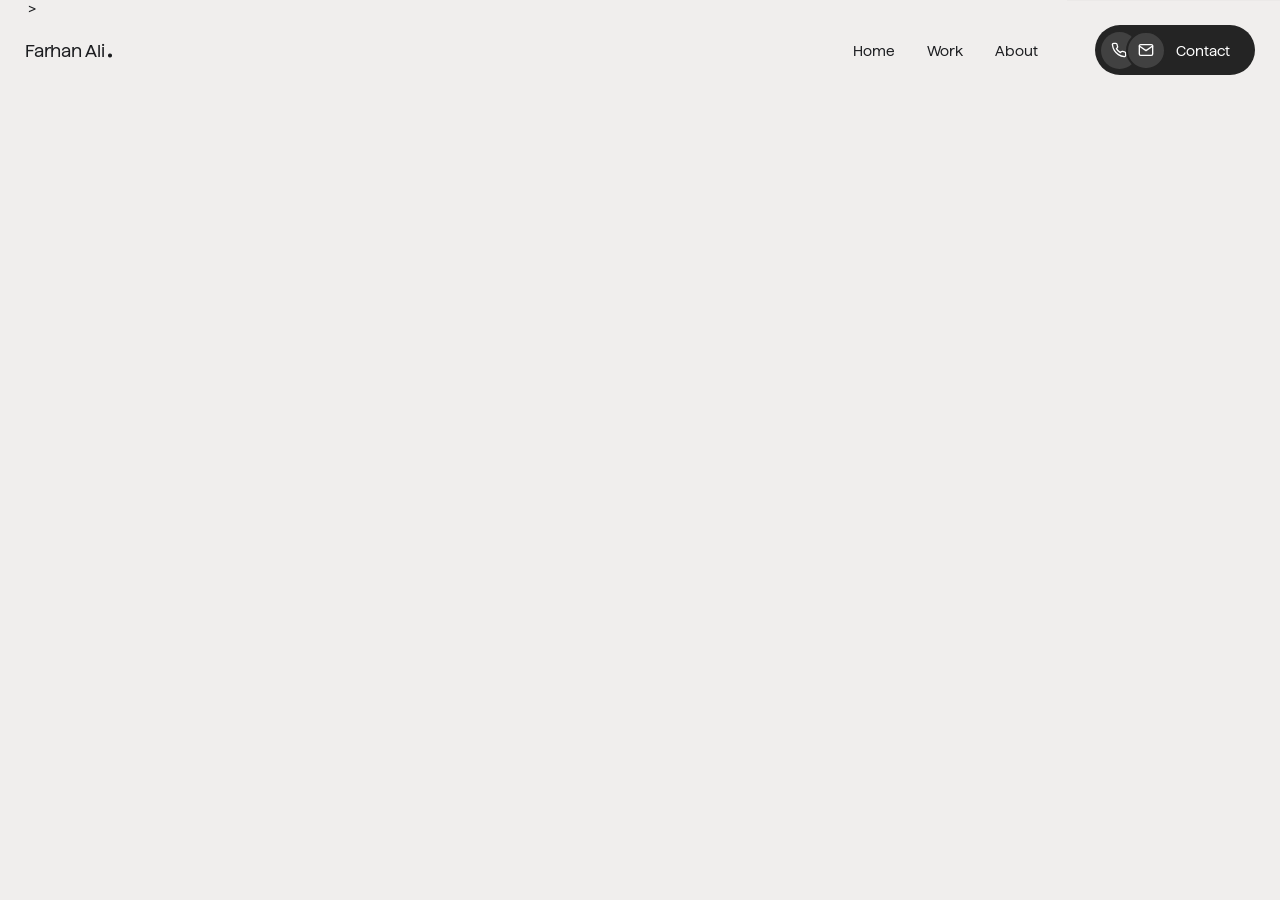
<file: contact/index.html>
<!DOCTYPE html>
<html lang="en">

<head>
    <meta charset="UTF-8">
    <meta name="viewport" content="width=device-width, initial-scale=1.0">
    <title>Contact • Farhan Ali</title>
    <meta name="description"
        content="I'm Farhan Ali, a software engineer building deep software, fast web experiences, and simple interfaces. View my portfolio, GitHub projects, and get in touch.">
    >

    <link rel="icon" type="image/png" sizes="32x32" href="/public/images/favicon.png">
    <link rel="apple-touch-icon" sizes="180x180" href="/public/images/favicon.png">
    <link rel="canonical" href="https://farhanali.org/contact">
    <meta name="author" content="Farhan Ali">
    <meta name="robots" content="index, follow">
    <meta name="theme-color" content="#F0EEED">
    <meta name="color-scheme" content="dark light">

    <meta property="og:type" content="website">
    <meta property="og:url" content="https://farhanali.org/contact">
    <meta property="og:title" content="Contact • Farhan Ali">
    <meta property="og:description"
        content="I'm Farhan Ali, a software engineer building deep software, fast web experiences, and simple interfaces. View my portfolio, GitHub projects, and get in touch.">
    <meta property="og:image" content="https://farhanali.org/public/images/social-preview.png">

    <meta name="twitter:card" content="summary_large_image">
    <meta name="twitter:site" content="@farhanali.org">
    <meta name="twitter:title" content="Contact • Farhan Ali">
    <meta name="twitter:description"
        content="I'm Farhan Ali, a software engineer building deep software, fast web experiences, and simple interfaces. View my portfolio, GitHub projects, and get in touch.">
    <meta name="twitter:image" content="https://farhanali.org/public/images/social-preview.png">

    <link rel="manifest" href="/public/site.webmanifest">


    <meta name="google-site-verification" content="AWylW6M_1Cm_a0q0-3_nWk_qmcbrc6p7LUbfYCCnDq8" />
    <link rel="stylesheet" href="../public/assets/css/style.css">
    <script src="/public/assets/js/index.js" type="module" defer></script>
</head>

<body id="view-container">
    <!-- Page Transition Container -->
    <div class="pt-container" style="height: 100vh; width: 100vw; display: flex; position: fixed; top: 0; left: 0; z-index: 20; pointer-events: none; 
    ">
        <div class="pt-column"
            style="height: 100%; flex: 1; background-color: #1a1a1a; border-right: solid 1px rgba(128,128,128,0.2); transition: none !important;">
        </div>
        <div class="pt-column"
            style="height: 100%; flex: 1; background-color: #1a1a1a; border-right: solid 1px rgba(128,128,128,0.2); transition: none !important;">
        </div>
        <div class="pt-column"
            style="height: 100%; flex: 1; background-color: #1a1a1a; border-right: solid 1px rgba(128,128,128,0.2); transition: none !important;">
        </div>
        <div class="pt-column"
            style="height: 100%; flex: 1; background-color: #1a1a1a; border-right: solid 1px rgba(128,128,128,0.2); transition: none !important;">
        </div>
        <div class="pt-column"
            style="height: 100%; flex: 1; background-color: #1a1a1a; border-right: solid 1px rgba(128,128,128,0.2); transition: none !important;">
        </div>
        <div class="pt-column"
            style="height: 100%; flex: 1; background-color: #1a1a1a; border-right: solid 1px rgba(128,128,128,0.2); transition: none !important;">
        </div>
    </div>

    <!-- Menu Switch -->
    <input id="menu-switch" type="checkbox" style="display: none;">

    <label for="menu-switch" class="bg-wrapper"
        style="position: fixed; top: 0; left: 0; inset: 0; background-color: rgba(0, 0, 0, 0.25);
            z-index: 11; pointer-events: none; opacity: 0; transition: opacity 0.8s cubic-bezier(0.075, 0.82, 0.165, 1); cursor: pointer;"></label>

    <!-- Navbar -->
    <nav style="position: absolute; top: 0px; left: 0px; width: 100%; z-index: 10; display: flex; justify-content: space-between; align-items: center;
         padding: calc(var(--sfu)*1.75);">

        <a href="/" style="display: flex; align-items: end; font-weight: 300; gap: calc(var(--sfu)*.25);">
            <h1
                style="margin: 0; font-size: calc(var(--sfu)*1.25); font-weight: 400; letter-spacing: calc(var(--sfu)*-0.01);">
                Farhan Ali
            </h1>
            <div style="background-color: var(--color-text); height: calc(var(--sfu)*.25); width: calc(var(--sfu)*.25); border-radius: 50%;
                    transform: translateY(-100%);">
            </div>
        </a>

        <div class="nav-links" style="width: fit-content; display: flex; gap: calc(var(--sfu)*4)">
            <div style="display: flex; align-items: center; gap: calc(var(--sfu)*2.25)">
                <a href="/" class="line-reveal-trigger" style="position: relative;">
                    Home
                    <div class="line-to-reveal" style="position: absolute; bottom: -10%; left: 0; display: block; width: 100%; height: 1px; background-color: var(--color-text);
                         transition: transform .8s cubic-bezier(0.075, 0.82, 0.165, 1) .3s; transform: scaleX(0);">
                    </div>
                </a>

                <a href="/work" class="line-reveal-trigger" style="position: relative;">
                    Work
                    <div class="line-to-reveal" style="position: absolute; bottom: -10%; left: 0; display: block; width: 100%; height: 1px; background-color: var(--color-text);
                         transition: transform .8s cubic-bezier(0.075, 0.82, 0.165, 1) .3s; transform: scaleX(0);">
                    </div>
                </a>

                <a href="/about" class="line-reveal-trigger" style="position: relative;">
                    About
                    <div class="line-to-reveal" style="position: absolute; bottom: -10%; left: 0; display: block; width: 100%; height: 1px; background-color: var(--color-text);
                         transition: transform .8s cubic-bezier(0.075, 0.82, 0.165, 1) .3s; transform: scaleX(0);">
                    </div>
                </a>

            </div>


            <a data-magnetic href="/contact/" class="contact-btn roll-trigger" style="padding: calc(var(--sfu)*.4) calc(var(--sfu)*1.75) calc(var(--sfu)*.4) calc(var(--sfu)*.4);
                    border-radius: 5em; background-color: var(--color-btn-bg-primary); color: var(--color-text-dark); display: flex; align-items: center;
                    gap: calc(var(--sfu)*.75); text-decoration: none;">

                <div style="display: flex; align-items: center;">
                    <div style="height: calc(var(--sfu)*2.6); width: calc(var(--sfu)*2.6); border-radius: 50%; background-color: var(--color-btn-primary-icon-bg);
                            display: flex; align-items: center; justify-content: center;">
                        <svg width="16" height="16" viewBox="0 0 24 24" fill="none" stroke="currentColor"
                            stroke-width="2" stroke-linecap="round" stroke-linejoin="round">
                            <path
                                d="M22 16.92v3a2 2 0 0 1-2.18 2 19.79 19.79 0 0 1-8.63-3.07 19.5 19.5 0 0 1-6-6 19.79 19.79 0 0 1-3.07-8.67A2 2 0 0 1 4.11 2h3a2 2 0 0 1 2 1.72 12.84 12.84 0 0 0 .7 2.81 2 2 0 0 1-.45 2.11L8.09 9.91a16 16 0 0 0 6 6l1.27-1.27a2 2 0 0 1 2.11-.45 12.84 12.84 0 0 0 2.81.7A2 2 0 0 1 22 16.92z">
                            </path>
                        </svg>
                    </div>

                    <div
                        style="height: calc(var(--sfu)*2.75); width: calc(var(--sfu)*2.75); border-radius: 50%; background-color: var(--color-btn-primary-icon-bg);
                            display: flex; align-items: center; justify-content: center; margin-left: calc(var(--sfu)*-.8); border: calc(var(--sfu)*.2) solid var(--color-btn-bg-primary);">
                        <svg width="16" height="16" viewBox="0 0 24 24" fill="none" stroke="currentColor"
                            stroke-width="2" stroke-linecap="round" stroke-linejoin="round">
                            <path d="M4 4h16c1.1 0 2 .9 2 2v12c0 1.1-.9 2-2 2H4c-1.1 0-2-.9-2-2V6c0-1.1.9-2 2-2z">
                            </path>
                            <polyline points="22,6 12,13 2,6"></polyline>
                        </svg>
                    </div>
                </div>

                <div data-magnetic-inner style="position: relative; overflow: hidden;">
                    <p class="text-roll-1" style="transition: transform .7s cubic-bezier(0.075, 0.82, 0.165, 1);">
                        Contact
                    </p>
                    <p class="text-roll-2" style="transition: transform .7s cubic-bezier(0.075, 0.82, 0.165, 1); position: absolute; 
                                top: 0; left: 0; transform: translateY(100%);">Contact
                    </p>
                </div>
            </a>
        </div>


        </div>
    </nav>

    <!-- Menu -->

    <div class="hamburger-icon-wrapper" style="pointer-events: none; position: fixed; top: calc(var(--sfu)*2); right: calc(var(--sfu)*2); z-index: 15;
        transition: all .4s cubic-bezier(0.075, 0.82, 0.165, 1);">

        <label data-magnetic for="menu-switch" class="hamburger-icon" style="width: calc(var(--sfu)*4); height: calc(var(--sfu)*4); border-radius: 50%;
            background-color: var(--color-btn-bg-primary); cursor: pointer; display: flex; justify-content: center; align-items: center; overflow: hidden;
            position: relative; transition: scale .5s cubic-bezier(0.075, 0.82, 0.165, 1);
        ">
            <div data-magnetic-inner
                style="z-index: 2; display: flex; flex-direction: column; gap: calc(var(--sfu)*.375);">
                <div class="line-top" style="width: calc(var(--sfu)*1.35); height: calc(var(--sfu)*.125); background-color: var(--color-bg);
                 border-radius: calc(var(--sfu)*.125); transition: transform 0.3s ease;">
                </div>
                <div class="line-bottom" style="width: calc(var(--sfu)*1.35); height: calc(var(--sfu)*.125); background-color: var(--color-bg);
                 border-radius: calc(var(--sfu)*.125); transition: transform 0.3s ease;">
                </div>
            </div>
            <div class="bg-active" style="position: absolute; inset: 0; z-index: 1; background-color: var(--color-blue); border-radius: 50%;
             transform: translateY(100%); transition: transform 0.4s cubic-bezier(0.76, 0, 0.24, 1);">
            </div>
        </label>
    </div>

    <div id="menu" style="position: fixed; width: calc(var(--sfu)*2); height: calc(var(--sfu)*2); border-radius: 50%; background-color: var(--color-btn-bg-primary);
            color: var(--color-text-dark); display: flex; flex-direction: column; justify-content: space-between; align-items: start;  z-index: 14;
            overflow: hidden; padding: 0; top: calc(var(--sfu)*3); right: calc(var(--sfu)*3); max-width: calc(var(--sfu)*23);
            transition: all 0.5s cubic-bezier(0.76, 0, 0.24, 1), scale 0s; scale: 0; 
        ">

        <div style="color: var(--color-text-muted);">Menu</div>

        <div style="display: flex; flex-direction: column; gap: calc(var(--sfu)*.25); font-size: calc(var(--sfu)* 2);">
            <a href="/" style="display: flex; align-items: center;">
                <div class="dot" style="height: calc(var(--sfu)*.5); width: calc(var(--sfu)*.5); background-color: var(--color-text-dark); display: inline-block; 
                border-radius: 50%; position: absolute;"></div>
                <span style="display: inline-block;">Home</span>
            </a>
            <a href="/work/" style="display: flex; align-items: center;">
                <div class="dot" style="height: calc(var(--sfu)*.5); width: calc(var(--sfu)*.5); background-color: var(--color-text-dark); display: inline-block; 
                border-radius: 50%; position: absolute;"></div>
                <span style="display: inline-block;">Work</span>
            </a>
            <a href="/about/" style="display: flex; align-items: center"><span
                    style="display: inline-block;">About</span>
                <div class="dot" style="height: calc(var(--sfu)*.5); width: calc(var(--sfu)*.5); background-color: var(--color-text-dark); display: inline-block; 
                border-radius: 50%; position: absolute;"></div>
            </a>
            <a data-active href="/contact/" style="display: flex; align-items: center;"><span
                    style="display: inline-block;">Contact</span>
                <div class="dot" style="height: calc(var(--sfu)*.5); width: calc(var(--sfu)*.5); background-color: var(--color-text-dark); display: inline-block; 
                border-radius: 50%; position: absolute;"></div>
            </a>
        </div>

        <div class="social-links"
            style="width: 100%; display: flex; flex-direction: column; justify-content: center; align-items: center; gap: calc(var(--sfu)*-0.5)">

            <div style="display: flex; gap: calc(var(--sfu)*.5); width: 100%; justify-content: space-evenly;">
                <a data-magnetic href="https://linkedin.com/in/YOUR_USERNAME" target="_blank" rel="noopener noreferrer"
                    aria-label="LinkedIn" style="height: calc(var(--sfu)*3.5); width: calc(var(--sfu)*3.5); border-radius: 50%; background-color: #414141; display: flex;
                            align-items: center; justify-content: center; color: var(--color-text-dark, #ffffff); text-decoration: none;
                            border: calc(var(--sfu)*.0625) solid transparent; flex-shrink: 0;">
                    <svg data-magnetic-inner width="22" height="22" viewBox="0 0 24 24" fill="none"
                        stroke="currentColor" stroke-width="2" stroke-linecap="round" stroke-linejoin="round">
                        <path d="M16 8a6 6 0 0 1 6 6v7h-4v-7a2 2 0 0 0-2-2 2 2 0 0 0-2 2v7h-4v-7a6 6 0 0 1 6-6z">
                        </path>
                        <rect x="2" y="9" width="4" height="12"></rect>
                        <circle cx="4" cy="4" r="2"></circle>
                    </svg>
                </a>

                <a data-magnetic href="https://x.com/FaranAli_Dev" target="_blank" rel="noopener noreferrer"
                    aria-label="X (Twitter)" style="height: calc(var(--sfu)*3.5); width: calc(var(--sfu)*3.5); border-radius: 50%; background-color: #414141; display: flex;
                            align-items: center; justify-content: center; color: var(--color-text-dark, #ffffff); text-decoration: none; 
                            border: calc(var(--sfu)*.0625) solid transparent; flex-shrink: 0;">
                    <svg data-magnetic-inner width="20" height="20" viewBox="0 0 24 24" fill="none"
                        stroke="currentColor" stroke-width="2.5" stroke-linecap="round" stroke-linejoin="round">
                        <path d="M4 4l11.733 16h4.267l-11.733 -16z"></path>
                        <path d="M4 20l6.768 -6.768m2.46 -2.46l6.772 -6.772"></path>
                    </svg>
                </a>
            </div>

            <div style="display: flex; gap: calc(var(--sfu)*.5); width: 100%; justify-content: space-between;">
                <a data-magnetic href="https://www.instagram.com/ali_farhan_oop" target="_blank"
                    rel="noopener noreferrer" aria-label="Instagram" style="height: calc(var(--sfu)*3.5); width: calc(var(--sfu)*3.5); border-radius: 50%; background-color: #414141; 
                            display: flex; align-items: center; justify-content: center; color: var(--color-text-dark, #ffffff); text-decoration: none; 
                            border: calc(var(--sfu)*.0625) solid transparent; flex-shrink: 0;">
                    <svg data-magnetic-inner width="22" height="22" viewBox="0 0 24 24" fill="none"
                        stroke="currentColor" stroke-width="2" stroke-linecap="round" stroke-linejoin="round">
                        <rect x="2" y="2" width="20" height="20" rx="5" ry="5"></rect>
                        <path d="M16 11.37A4 4 0 1 1 12.63 8 4 4 0 0 1 16 11.37z"></path>
                        <line x1="17.5" y1="6.5" x2="17.51" y2="6.5"></line>
                    </svg>
                </a>

                <a data-magnetic href="https://www.tiktok.com/@duferminded" target="_blank" rel="noopener noreferrer"
                    aria-label="TikTok" style="height: calc(var(--sfu)*3.5); width: calc(var(--sfu)*3.5); border-radius: 50%; background-color: #414141; 
                            display: flex; align-items: center; justify-content: center; color: var(--color-text-dark, #ffffff); text-decoration: none;
                            border: calc(var(--sfu)*.0625) solid transparent; flex-shrink: 0;">
                    <svg data-magnetic-inner width="22" height="22" viewBox="0 0 24 24" fill="none"
                        stroke="currentColor" stroke-width="2" stroke-linecap="round" stroke-linejoin="round">
                        <path d="M9 12a4 4 0 1 0 4 4V4a5 5 0 0 0 5 5"></path>
                    </svg>
                </a>

                <a data-magnetic href="https://www.youtube.com/@FarhanAli-l1d4q" target="_blank"
                    rel="noopener noreferrer" aria-label="YouTube" style="height: calc(var(--sfu)*3.5); width: calc(var(--sfu)*3.5); border-radius: 50%; background-color: #414141; display: flex; 
                            align-items: center; justify-content: center; color: var(--color-text-dark, #ffffff); text-decoration: none; 
                            border: calc(var(--sfu)*.0625) solid transparent; flex-shrink: 0;">
                    <svg data-magnetic-inner width="22" height="22" viewBox="0 0 24 24" fill="none"
                        stroke="currentColor" stroke-width="2" stroke-linecap="round" stroke-linejoin="round">
                        <path
                            d="M22.54 6.42a2.78 2.78 0 0 0-1.95-1.96C18.88 4 12 4 12 4s-6.88 0-8.59.46a2.78 2.78 0 0 0-1.95 1.96A29 29 0 0 0 1 12a29 29 0 0 0 .46 5.58 2.78 2.78 0 0 0 1.95 1.96C5.12 20 12 20 12 20s6.88 0 8.59-.46a2.78 2.78 0 0 0 1.95-1.96A29 29 0 0 0 23 12a29 29 0 0 0-.46-5.58z">
                        </path>
                        <polygon points="9.75 15.02 15.5 12 9.75 8.98 9.75 15.02"></polygon>
                    </svg>
                </a>
            </div>

        </div>

    </div>

    <!----- Main Content ----->
    <div id="swup"></div>
</body>

</html>
</file>
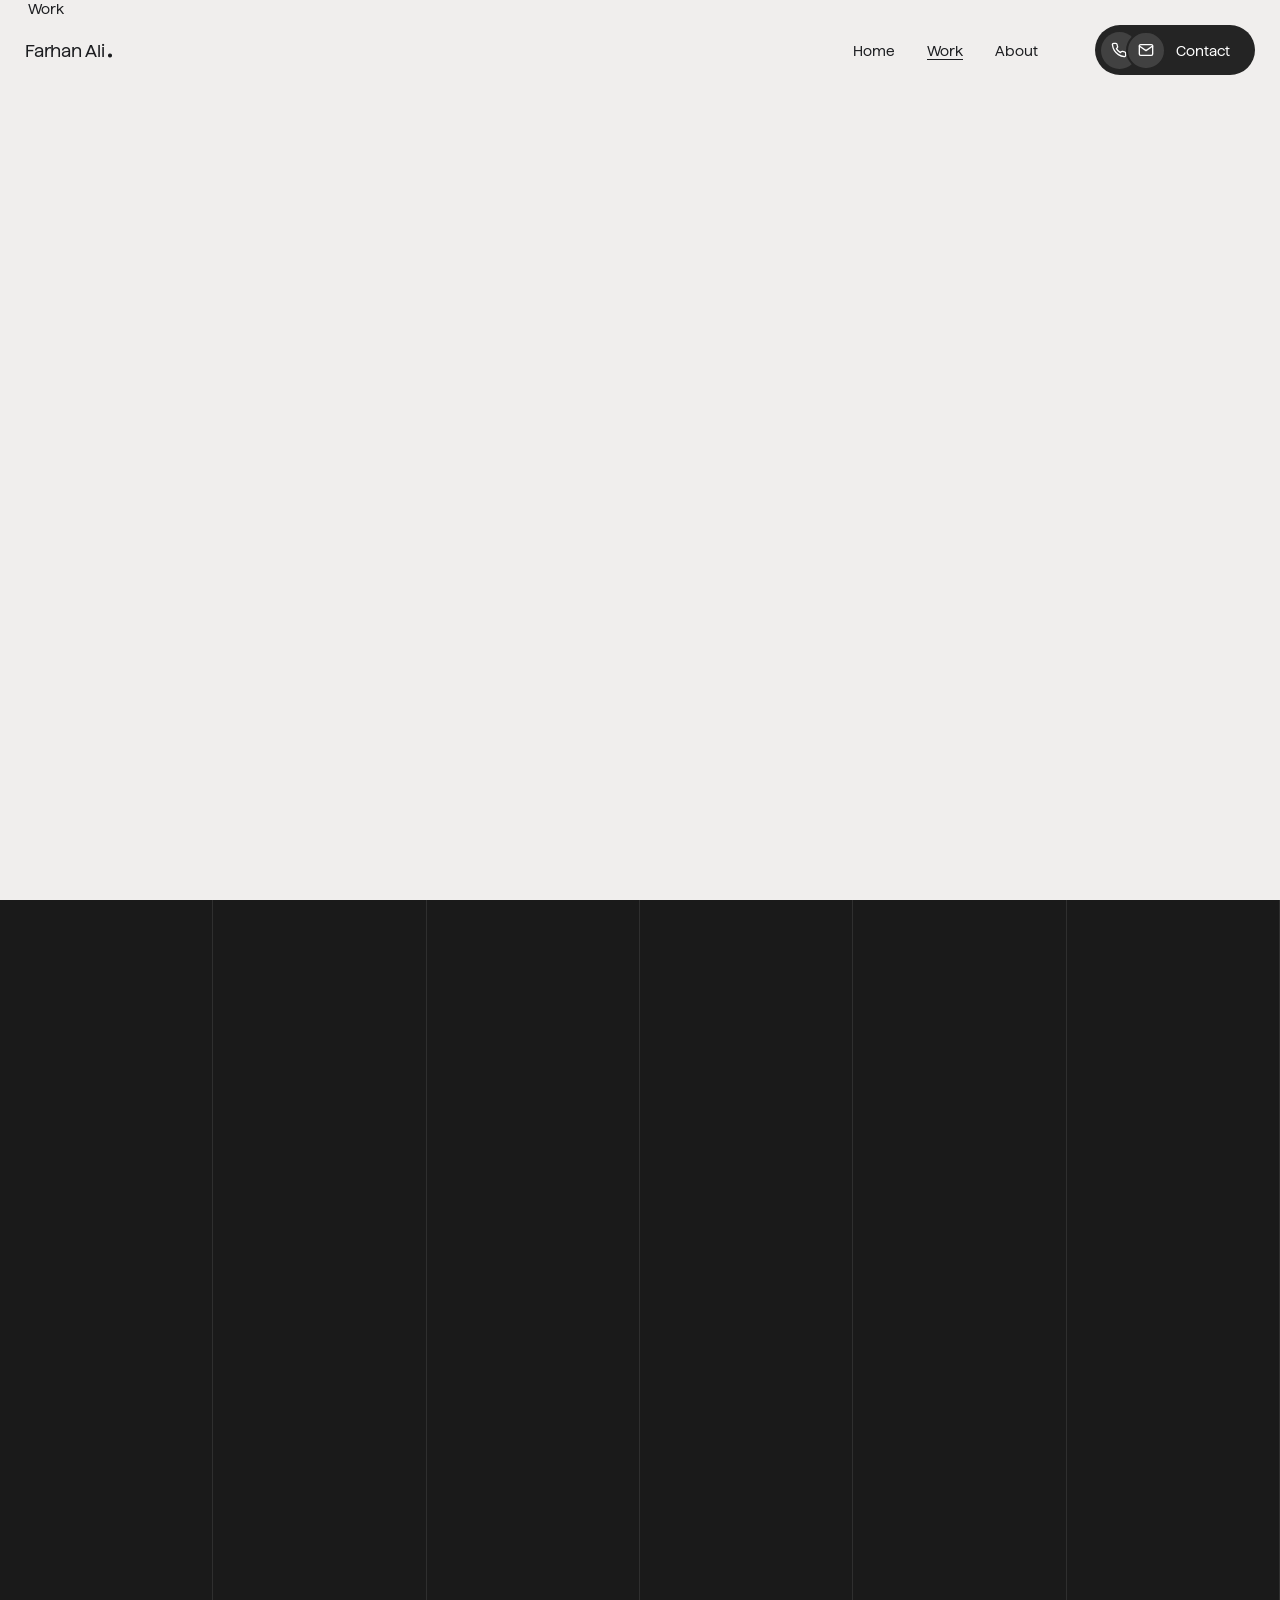
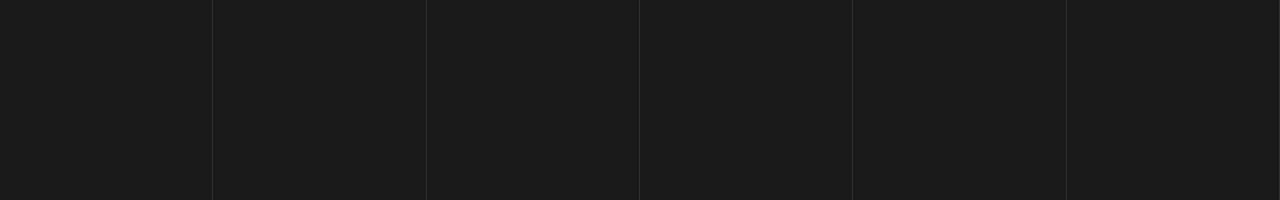
<file: work/index.html>
<!DOCTYPE html>
<html lang="en">

<head>
    <meta charset="UTF-8">
    <meta name="viewport" content="width=device-width, initial-scale=1.0">
    <title>Work • Farhan Ali</title>
    <meta name="description"
        content="Explore the software engineering portfolio of Farhan Ali. Featuring high-performance systems, custom Rust architecture like the Omnyx framework.">

    <link rel="icon" type="image/png" sizes="32x32" href="/public/images/favicon.png">
    <link rel="apple-touch-icon" sizes="180x180" href="/public/images/favicon.png">
    <link rel="canonical" href="https://farhanali.org/work">
    <meta name="author" content="Farhan Ali">
    <meta name="robots" content="index, follow">
    <meta name="theme-color" content="#F0EEED">
    <meta name="color-scheme" content="dark light">

    <meta property="og:type" content="website">
    <meta property="og:url" content="https://farhanali.org/work">
    <meta property="og:title" content="Work • Farhan Ali">
    <meta property="og:description"
        content="Explore the software engineering portfolio of Farhan Ali. Featuring high-performance systems, custom Rust architecture like the Omnyx framework,">
    <meta property="og:image" content="https://farhanali.org/public/images/social-preview.png">

    <meta name="twitter:card" content="summary_large_image">
    <meta name="twitter:site" content="@farhanali.org">
    <meta name="twitter:title" content="Work • Farhan Ali">
    <meta name="twitter:description"
        content="Explore the software engineering portfolio of Farhan Ali. Featuring high-performance systems, custom Rust architecture like the Omnyx framework,">
    <meta name="twitter:image" content="https://farhanali.org/public/images/social-preview.png">

    <link rel="manifest" href="/public/site.webmanifest">


    <link rel="stylesheet" href="../public/assets/css/style.css">
    <script src="/public/assets/js/index.js" type="module" defer></script>
</head>

<body id="view-container">

    <!-- Page Transition Container -->
    <div class="pt-container" style="height: 100vh; width: 100vw; display: flex; position: fixed; top: 0; left: 0; z-index: 20; pointer-events: none; 
    ">
        <div class="pt-column"
            style="height: 100%; flex: 1; background-color: #1a1a1a; border-right: solid 1px rgba(128,128,128,0.2); transition: none !important;">
        </div>
        <div class="pt-column"
            style="height: 100%; flex: 1; background-color: #1a1a1a; border-right: solid 1px rgba(128,128,128,0.2); transition: none !important;">
        </div>
        <div class="pt-column"
            style="height: 100%; flex: 1; background-color: #1a1a1a; border-right: solid 1px rgba(128,128,128,0.2); transition: none !important;">
        </div>
        <div class="pt-column"
            style="height: 100%; flex: 1; background-color: #1a1a1a; border-right: solid 1px rgba(128,128,128,0.2); transition: none !important;">
        </div>
        <div class="pt-column"
            style="height: 100%; flex: 1; background-color: #1a1a1a; border-right: solid 1px rgba(128,128,128,0.2); transition: none !important;">
        </div>
        <div class="pt-column"
            style="height: 100%; flex: 1; background-color: #1a1a1a; border-right: solid 1px rgba(128,128,128,0.2); transition: none !important;">
        </div>
    </div>

    <!-- Menu Switch -->
    <input id="menu-switch" type="checkbox" style="display: none;">

    <label for="menu-switch" class="bg-wrapper"
        style="position: fixed; top: 0; left: 0; inset: 0; background-color: rgba(0, 0, 0, 0.25);
            z-index: 11; pointer-events: none; opacity: 0; transition: opacity 0.8s cubic-bezier(0.075, 0.82, 0.165, 1); cursor: pointer;"></label>

    <!-- Navbar -->
    <nav style="position: absolute; top: 0px; left: 0px; width: 100%; z-index: 10; display: flex; justify-content: space-between; align-items: center;
         padding: calc(var(--sfu)*1.75);">

        <a href="/" style="display: flex; align-items: end; font-weight: 300; gap: calc(var(--sfu)*.25);">
            <h1
                style="margin: 0; font-size: calc(var(--sfu)*1.25); font-weight: 400; letter-spacing: calc(var(--sfu)*-0.01);">
                Farhan Ali
            </h1>
            <div style="background-color: var(--color-text); height: calc(var(--sfu)*.25); width: calc(var(--sfu)*.25); border-radius: 50%;
                    transform: translateY(-100%);">
            </div>
        </a>

        <div class="nav-links" style="width: fit-content; display: flex; gap: calc(var(--sfu)*4)">
            <div style="display: flex; align-items: center; gap: calc(var(--sfu)*2.25)">
                <a href="/" class="line-reveal-trigger" style="position: relative;">
                    Home
                    <div class="line-to-reveal" style="position: absolute; bottom: -10%; left: 0; display: block; width: 100%; height: 1px; background-color: var(--color-text);
                         transition: transform .8s cubic-bezier(0.075, 0.82, 0.165, 1) .3s; transform: scaleX(0);">
                    </div>
                </a>

                <a data-active href="/work" class="line-reveal-trigger" style="position: relative;">
                    Work
                    <div class="line-to-reveal" style="position: absolute; bottom: -10%; left: 0; display: block; width: 100%; height: 1px; background-color: var(--color-text);
                         transition: transform .8s cubic-bezier(0.075, 0.82, 0.165, 1) .3s; transform: scaleX(0);">
                    </div>
                </a>

                <a href="/about" class="line-reveal-trigger" style="position: relative;">
                    About
                    <div class="line-to-reveal" style="position: absolute; bottom: -10%; left: 0; display: block; width: 100%; height: 1px; background-color: var(--color-text);
                         transition: transform .8s cubic-bezier(0.075, 0.82, 0.165, 1) .3s; transform: scaleX(0);">
                    </div>
                </a>

            </div>


            <a data-magnetic href="/contact/" class="contact-btn roll-trigger" style="padding: calc(var(--sfu)*.4) calc(var(--sfu)*1.75) calc(var(--sfu)*.4) calc(var(--sfu)*.4);
                    border-radius: 5em; background-color: var(--color-btn-bg-primary); color: var(--color-text-dark); display: flex; align-items: center;
                    gap: calc(var(--sfu)*.75); text-decoration: none;">

                <div style="display: flex; align-items: center;">
                    <div style="height: calc(var(--sfu)*2.6); width: calc(var(--sfu)*2.6); border-radius: 50%; background-color: var(--color-btn-primary-icon-bg);
                            display: flex; align-items: center; justify-content: center;">
                        <svg width="16" height="16" viewBox="0 0 24 24" fill="none" stroke="currentColor"
                            stroke-width="2" stroke-linecap="round" stroke-linejoin="round">
                            <path
                                d="M22 16.92v3a2 2 0 0 1-2.18 2 19.79 19.79 0 0 1-8.63-3.07 19.5 19.5 0 0 1-6-6 19.79 19.79 0 0 1-3.07-8.67A2 2 0 0 1 4.11 2h3a2 2 0 0 1 2 1.72 12.84 12.84 0 0 0 .7 2.81 2 2 0 0 1-.45 2.11L8.09 9.91a16 16 0 0 0 6 6l1.27-1.27a2 2 0 0 1 2.11-.45 12.84 12.84 0 0 0 2.81.7A2 2 0 0 1 22 16.92z">
                            </path>
                        </svg>
                    </div>

                    <div
                        style="height: calc(var(--sfu)*2.75); width: calc(var(--sfu)*2.75); border-radius: 50%; background-color: var(--color-btn-primary-icon-bg);
                            display: flex; align-items: center; justify-content: center; margin-left: calc(var(--sfu)*-.8); border: calc(var(--sfu)*.2) solid var(--color-btn-bg-primary);">
                        <svg width="16" height="16" viewBox="0 0 24 24" fill="none" stroke="currentColor"
                            stroke-width="2" stroke-linecap="round" stroke-linejoin="round">
                            <path d="M4 4h16c1.1 0 2 .9 2 2v12c0 1.1-.9 2-2 2H4c-1.1 0-2-.9-2-2V6c0-1.1.9-2 2-2z">
                            </path>
                            <polyline points="22,6 12,13 2,6"></polyline>
                        </svg>
                    </div>
                </div>

                <div data-magnetic-inner style="position: relative; overflow: hidden;">
                    <p class="text-roll-1" style="transition: transform .7s cubic-bezier(0.075, 0.82, 0.165, 1);">
                        Contact
                    </p>
                    <p class="text-roll-2" style="transition: transform .7s cubic-bezier(0.075, 0.82, 0.165, 1); position: absolute; 
                                top: 0; left: 0; transform: translateY(100%);">Contact
                    </p>
                </div>
            </a>
        </div>


        </div>
    </nav>

    <!-- Menu -->

    <div class="hamburger-icon-wrapper" style="pointer-events: none; position: fixed; top: calc(var(--sfu)*2); right: calc(var(--sfu)*2); z-index: 15;
        transition: all .4s cubic-bezier(0.075, 0.82, 0.165, 1);">

        <label data-magnetic for="menu-switch" class="hamburger-icon" style="width: calc(var(--sfu)*4); height: calc(var(--sfu)*4); border-radius: 50%;
            background-color: var(--color-btn-bg-primary); cursor: pointer; display: flex; justify-content: center; align-items: center; overflow: hidden;
            position: relative; transition: scale .5s cubic-bezier(0.075, 0.82, 0.165, 1);
        ">
            <div data-magnetic-inner
                style="z-index: 2; display: flex; flex-direction: column; gap: calc(var(--sfu)*.375);">
                <div class="line-top" style="width: calc(var(--sfu)*1.35); height: calc(var(--sfu)*.125); background-color: var(--color-bg);
                 border-radius: calc(var(--sfu)*.125); transition: transform 0.3s ease;">
                </div>
                <div class="line-bottom" style="width: calc(var(--sfu)*1.35); height: calc(var(--sfu)*.125); background-color: var(--color-bg);
                 border-radius: calc(var(--sfu)*.125); transition: transform 0.3s ease;">
                </div>
            </div>
            <div class="bg-active" style="position: absolute; inset: 0; z-index: 1; background-color: var(--color-blue); border-radius: 50%;
             transform: translateY(100%); transition: transform 0.4s cubic-bezier(0.76, 0, 0.24, 1);">
            </div>
        </label>
    </div>

    <div id="menu" style="position: fixed; width: calc(var(--sfu)*2); height: calc(var(--sfu)*2); border-radius: 50%; background-color: var(--color-btn-bg-primary);
            color: var(--color-text-dark); display: flex; flex-direction: column; justify-content: space-between; align-items: start;  z-index: 14;
            overflow: hidden; padding: 0; top: calc(var(--sfu)*3); right: calc(var(--sfu)*3); max-width: calc(var(--sfu)*23);
            transition: all 0.5s cubic-bezier(0.76, 0, 0.24, 1), scale 0s; scale: 0; 
        ">

        <div style="color: var(--color-text-muted);">Menu</div>

        <div style="display: flex; flex-direction: column; gap: calc(var(--sfu)*.25); font-size: calc(var(--sfu)* 2);">
            <a href="/" style="display: flex; align-items: center;">
                <div class="dot" style="height: calc(var(--sfu)*.5); width: calc(var(--sfu)*.5); background-color: var(--color-text-dark); display: inline-block; 
                border-radius: 50%; position: absolute;"></div>
                <span style="display: inline-block;">Home</span>
            </a>
            <a data-active href="/work/" style="display: flex; align-items: center;">
                <div class="dot" style="height: calc(var(--sfu)*.5); width: calc(var(--sfu)*.5); background-color: var(--color-text-dark); display: inline-block; 
                border-radius: 50%; position: absolute;"></div>
                <span style="display: inline-block;">Work</span>
            </a>
            <a href="/about/" style="display: flex; align-items: center"><span
                    style="display: inline-block;">About</span>
                <div class="dot" style="height: calc(var(--sfu)*.5); width: calc(var(--sfu)*.5); background-color: var(--color-text-dark); display: inline-block; 
                border-radius: 50%; position: absolute;"></div>
            </a>
            <a href="/contact/" style="display: flex; align-items: center;"><span
                    style="display: inline-block;">Contact</span>
                <div class="dot" style="height: calc(var(--sfu)*.5); width: calc(var(--sfu)*.5); background-color: var(--color-text-dark); display: inline-block; 
                border-radius: 50%; position: absolute;"></div>
            </a>
        </div>

        <div class="social-links"
            style="width: 100%; display: flex; flex-direction: column; justify-content: center; align-items: center; gap: calc(var(--sfu)*-0.5)">

            <div style="display: flex; gap: calc(var(--sfu)*.5); width: 100%; justify-content: space-evenly;">
                <a data-magnetic href="https://linkedin.com/in/YOUR_USERNAME" target="_blank" rel="noopener noreferrer"
                    aria-label="LinkedIn" style="height: calc(var(--sfu)*3.5); width: calc(var(--sfu)*3.5); border-radius: 50%; background-color: #414141; display: flex;
                            align-items: center; justify-content: center; color: var(--color-text-dark, #ffffff); text-decoration: none;
                            border: calc(var(--sfu)*.0625) solid transparent; flex-shrink: 0;">
                    <svg data-magnetic-inner width="22" height="22" viewBox="0 0 24 24" fill="none"
                        stroke="currentColor" stroke-width="2" stroke-linecap="round" stroke-linejoin="round">
                        <path d="M16 8a6 6 0 0 1 6 6v7h-4v-7a2 2 0 0 0-2-2 2 2 0 0 0-2 2v7h-4v-7a6 6 0 0 1 6-6z">
                        </path>
                        <rect x="2" y="9" width="4" height="12"></rect>
                        <circle cx="4" cy="4" r="2"></circle>
                    </svg>
                </a>

                <a data-magnetic href="https://x.com/FaranAli_Dev" target="_blank" rel="noopener noreferrer"
                    aria-label="X (Twitter)" style="height: calc(var(--sfu)*3.5); width: calc(var(--sfu)*3.5); border-radius: 50%; background-color: #414141; display: flex;
                            align-items: center; justify-content: center; color: var(--color-text-dark, #ffffff); text-decoration: none; 
                            border: calc(var(--sfu)*.0625) solid transparent; flex-shrink: 0;">
                    <svg data-magnetic-inner width="20" height="20" viewBox="0 0 24 24" fill="none"
                        stroke="currentColor" stroke-width="2.5" stroke-linecap="round" stroke-linejoin="round">
                        <path d="M4 4l11.733 16h4.267l-11.733 -16z"></path>
                        <path d="M4 20l6.768 -6.768m2.46 -2.46l6.772 -6.772"></path>
                    </svg>
                </a>
            </div>

            <div style="display: flex; gap: calc(var(--sfu)*.5); width: 100%; justify-content: space-between;">
                <a data-magnetic href="https://www.instagram.com/ali_farhan_oop" target="_blank"
                    rel="noopener noreferrer" aria-label="Instagram" style="height: calc(var(--sfu)*3.5); width: calc(var(--sfu)*3.5); border-radius: 50%; background-color: #414141; 
                            display: flex; align-items: center; justify-content: center; color: var(--color-text-dark, #ffffff); text-decoration: none; 
                            border: calc(var(--sfu)*.0625) solid transparent; flex-shrink: 0;">
                    <svg data-magnetic-inner width="22" height="22" viewBox="0 0 24 24" fill="none"
                        stroke="currentColor" stroke-width="2" stroke-linecap="round" stroke-linejoin="round">
                        <rect x="2" y="2" width="20" height="20" rx="5" ry="5"></rect>
                        <path d="M16 11.37A4 4 0 1 1 12.63 8 4 4 0 0 1 16 11.37z"></path>
                        <line x1="17.5" y1="6.5" x2="17.51" y2="6.5"></line>
                    </svg>
                </a>

                <a data-magnetic href="https://www.tiktok.com/@duferminded" target="_blank" rel="noopener noreferrer"
                    aria-label="TikTok" style="height: calc(var(--sfu)*3.5); width: calc(var(--sfu)*3.5); border-radius: 50%; background-color: #414141; 
                            display: flex; align-items: center; justify-content: center; color: var(--color-text-dark, #ffffff); text-decoration: none;
                            border: calc(var(--sfu)*.0625) solid transparent; flex-shrink: 0;">
                    <svg data-magnetic-inner width="22" height="22" viewBox="0 0 24 24" fill="none"
                        stroke="currentColor" stroke-width="2" stroke-linecap="round" stroke-linejoin="round">
                        <path d="M9 12a4 4 0 1 0 4 4V4a5 5 0 0 0 5 5"></path>
                    </svg>
                </a>

                <a data-magnetic href="https://www.youtube.com/@FarhanAli-l1d4q" target="_blank"
                    rel="noopener noreferrer" aria-label="YouTube" style="height: calc(var(--sfu)*3.5); width: calc(var(--sfu)*3.5); border-radius: 50%; background-color: #414141; display: flex; 
                            align-items: center; justify-content: center; color: var(--color-text-dark, #ffffff); text-decoration: none; 
                            border: calc(var(--sfu)*.0625) solid transparent; flex-shrink: 0;">
                    <svg data-magnetic-inner width="22" height="22" viewBox="0 0 24 24" fill="none"
                        stroke="currentColor" stroke-width="2" stroke-linecap="round" stroke-linejoin="round">
                        <path
                            d="M22.54 6.42a2.78 2.78 0 0 0-1.95-1.96C18.88 4 12 4 12 4s-6.88 0-8.59.46a2.78 2.78 0 0 0-1.95 1.96A29 29 0 0 0 1 12a29 29 0 0 0 .46 5.58 2.78 2.78 0 0 0 1.95 1.96C5.12 20 12 20 12 20s6.88 0 8.59-.46a2.78 2.78 0 0 0 1.95-1.96A29 29 0 0 0 23 12a29 29 0 0 0-.46-5.58z">
                        </path>
                        <polygon points="9.75 15.02 15.5 12 9.75 8.98 9.75 15.02"></polygon>
                    </svg>
                </a>
            </div>

        </div>

    </div>

    <!----- Main Content ----->
    <div id="swup" style="height: 200vh;">Work</div>
</body>

</html>
</file>
<file: public/assets/css/style.css>
/* Base Styles */
@import url("./base/scaling.css");
@import url("./base/tokens.css");
@import url("./base/fonts.css");

/* Components */
@import url('./components/navbar.css');

/* Global Animations */
@import url('./animation/roll-text.css');


* {
  box-sizing: border-box;
  margin: 0;
  padding: 0;
}

body {
  background-color: var(--color-bg);
  color: var(--color-text);
  font-family:  'hafermonoregular' ,-apple-system, BlinkMacSystemFont, "Segoe UI", Roboto, Helvetica, Arial, sans-serif;
  font-size: calc(var(--sfu)* 1);
  overflow-x: hidden;
  width: 100%;
}

#view-container {
  padding: 0 calc(var(--sfu)*2);
  min-height: 100vh;
}

a {
    text-decoration: none;
    color: var(--text-color);
}

::-webkit-scrollbar { 
  display: none;
}
</file>
